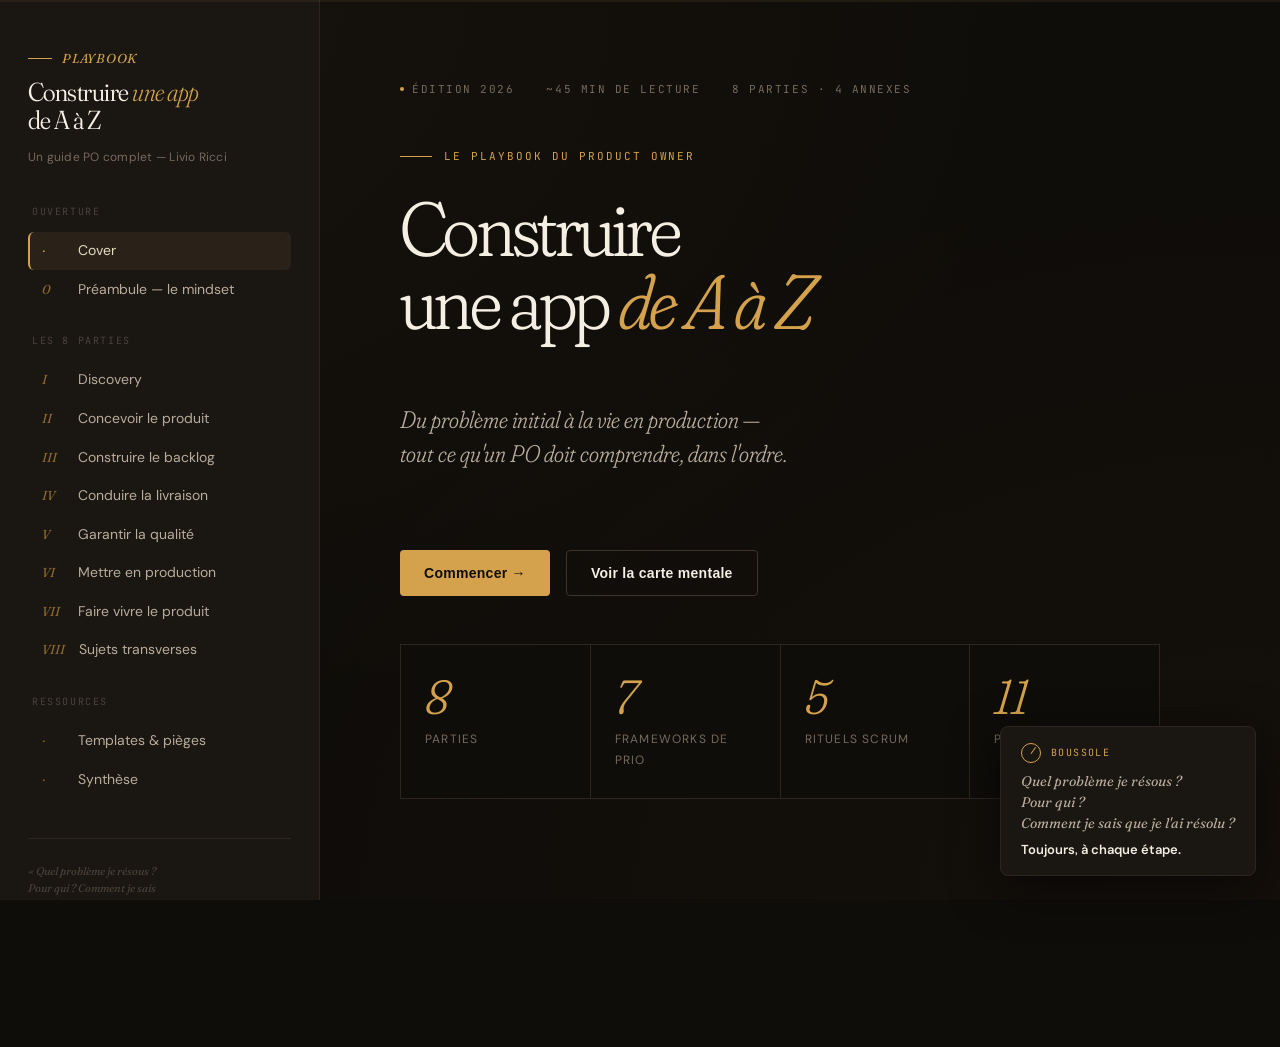
<file: docs/playbook-po.html>
<!DOCTYPE html>
<html lang="fr">
<head>
<meta charset="UTF-8">
<meta name="viewport" content="width=device-width, initial-scale=1.0">
<title>Playbook PO — Construire une app de A à Z</title>
<link rel="preconnect" href="https://fonts.googleapis.com">
<link rel="preconnect" href="https://fonts.gstatic.com" crossorigin>
<link href="https://fonts.googleapis.com/css2?family=Fraunces:ital,opsz,wght,SOFT@0,9..144,300..900,0..100;1,9..144,300..900,0..100&family=DM+Sans:opsz,wght@9..40,300..700&family=JetBrains+Mono:wght@400;600&display=swap" rel="stylesheet">
<style>
:root {
  --bg-deep: #0F0D0A;
  --bg-card: #1A1612;
  --bg-elevated: #221C16;
  --bg-hover: #2A2218;
  --border: #2D2620;
  --border-strong: #3D352B;
  --text-primary: #F4EEE3;
  --text-secondary: #B8AC9B;
  --text-muted: #756A5C;
  --text-faint: #4A4339;
  --accent-amber: #D4A24C;
  --accent-amber-dim: #8C6A2F;
  --accent-rust: #B85C3F;
  --accent-sage: #94A38A;
  --accent-cream: #E8DCC4;
  --accent-blue: #6B8CAE;

  --font-display: 'Fraunces', Georgia, serif;
  --font-body: 'DM Sans', -apple-system, sans-serif;
  --font-mono: 'JetBrains Mono', monospace;

  --shadow-soft: 0 4px 24px rgba(0,0,0,0.4);
  --shadow-deep: 0 12px 48px rgba(0,0,0,0.6);
}

* { margin:0; padding:0; box-sizing:border-box; }

html { scroll-behavior: smooth; }

body {
  background: var(--bg-deep);
  color: var(--text-primary);
  font-family: var(--font-body);
  font-size: 16px;
  line-height: 1.7;
  font-feature-settings: 'kern', 'liga', 'ss01';
  overflow-x: hidden;
  background-image:
    radial-gradient(ellipse at top left, rgba(212,162,76,0.04), transparent 60%),
    radial-gradient(ellipse at bottom right, rgba(184,92,63,0.03), transparent 60%);
  background-attachment: fixed;
}

/* ==== Layout ==== */

.app {
  display: grid;
  grid-template-columns: 320px 1fr;
  min-height: 100vh;
}

@media (max-width: 1024px) {
  .app { grid-template-columns: 1fr; }
  aside { display: none !important; }
}

/* ==== Top progress bar ==== */

.progress-bar {
  position: fixed;
  top: 0;
  left: 0;
  right: 0;
  height: 2px;
  background: rgba(212,162,76,0.08);
  z-index: 100;
}
.progress-bar::after {
  content: '';
  display: block;
  height: 100%;
  width: var(--progress, 0%);
  background: linear-gradient(90deg, var(--accent-amber), var(--accent-rust));
  transition: width 0.2s ease;
}

/* ==== Sidebar ==== */

aside {
  background: var(--bg-card);
  border-right: 1px solid var(--border);
  padding: 40px 28px;
  position: sticky;
  top: 0;
  height: 100vh;
  overflow-y: auto;
  scrollbar-width: thin;
  scrollbar-color: var(--border-strong) transparent;
}

aside::-webkit-scrollbar { width: 4px; }
aside::-webkit-scrollbar-thumb { background: var(--border-strong); border-radius: 2px; }

.brand {
  margin-bottom: 36px;
}

.brand-mark {
  display: inline-flex;
  align-items: center;
  gap: 10px;
  font-family: var(--font-display);
  font-style: italic;
  font-weight: 400;
  font-size: 13px;
  color: var(--accent-amber);
  letter-spacing: 0.06em;
  text-transform: uppercase;
  margin-bottom: 8px;
}

.brand-mark::before {
  content: '';
  width: 24px;
  height: 1px;
  background: var(--accent-amber);
}

.brand-title {
  font-family: var(--font-display);
  font-weight: 350;
  font-size: 26px;
  line-height: 1.1;
  letter-spacing: -0.02em;
  color: var(--text-primary);
  font-variation-settings: 'opsz' 144, 'SOFT' 50;
}

.brand-title em {
  font-style: italic;
  color: var(--accent-amber);
  font-weight: 300;
}

.brand-subtitle {
  font-size: 12px;
  color: var(--text-muted);
  margin-top: 12px;
  letter-spacing: 0.02em;
}

.nav-group {
  margin-bottom: 24px;
}

.nav-label {
  font-family: var(--font-mono);
  font-size: 10px;
  text-transform: uppercase;
  letter-spacing: 0.16em;
  color: var(--text-faint);
  margin-bottom: 12px;
  padding-left: 4px;
}

.nav-item {
  display: flex;
  align-items: baseline;
  gap: 14px;
  padding: 9px 12px;
  border-radius: 6px;
  color: var(--text-secondary);
  text-decoration: none;
  font-size: 14px;
  cursor: pointer;
  transition: all 0.18s ease;
  border-left: 2px solid transparent;
  margin-bottom: 1px;
  background: transparent;
  border-top: none;
  border-right: none;
  border-bottom: none;
  width: 100%;
  text-align: left;
  font-family: var(--font-body);
  line-height: 1.4;
}

.nav-item:hover {
  background: var(--bg-hover);
  color: var(--text-primary);
}

.nav-item.active {
  background: var(--bg-hover);
  color: var(--accent-cream);
  border-left-color: var(--accent-amber);
}

.nav-num {
  font-family: var(--font-display);
  font-style: italic;
  font-size: 13px;
  color: var(--accent-amber-dim);
  min-width: 22px;
  font-weight: 400;
}

.nav-item.active .nav-num {
  color: var(--accent-amber);
}

aside .footer-note {
  margin-top: 40px;
  padding-top: 24px;
  border-top: 1px solid var(--border);
  font-size: 11px;
  color: var(--text-faint);
  font-style: italic;
  font-family: var(--font-display);
  line-height: 1.5;
}

/* ==== Main content ==== */

main {
  padding: 80px 80px 200px 80px;
  max-width: 920px;
  position: relative;
}

@media (max-width: 768px) {
  main { padding: 40px 24px 160px 24px; }
}

.view {
  display: none;
  animation: fadeIn 0.4s ease;
}

.view.active { display: block; }

@keyframes fadeIn {
  from { opacity: 0; transform: translateY(8px); }
  to { opacity: 1; transform: translateY(0); }
}

/* ==== Typography ==== */

.eyebrow {
  display: inline-flex;
  align-items: center;
  gap: 12px;
  font-family: var(--font-mono);
  font-size: 11px;
  text-transform: uppercase;
  letter-spacing: 0.18em;
  color: var(--accent-amber);
  margin-bottom: 28px;
}

.eyebrow::before {
  content: '';
  width: 32px;
  height: 1px;
  background: var(--accent-amber);
}

h1.display {
  font-family: var(--font-display);
  font-weight: 300;
  font-size: clamp(48px, 6vw, 88px);
  line-height: 0.95;
  letter-spacing: -0.035em;
  margin-bottom: 32px;
  font-variation-settings: 'opsz' 144, 'SOFT' 100;
}

h1.display em {
  font-style: italic;
  color: var(--accent-amber);
  font-weight: 300;
}

h2 {
  font-family: var(--font-display);
  font-weight: 350;
  font-size: clamp(34px, 4vw, 52px);
  line-height: 1.05;
  letter-spacing: -0.02em;
  margin: 0 0 24px 0;
  font-variation-settings: 'opsz' 144, 'SOFT' 50;
}

h2 em {
  font-style: italic;
  color: var(--accent-amber);
}

h3 {
  font-family: var(--font-display);
  font-weight: 400;
  font-size: 26px;
  line-height: 1.2;
  letter-spacing: -0.015em;
  margin: 56px 0 20px 0;
  color: var(--text-primary);
}

h3.section-num {
  display: flex;
  align-items: baseline;
  gap: 16px;
}

h3 .num {
  font-style: italic;
  color: var(--accent-amber);
  font-size: 22px;
  font-weight: 300;
}

h4 {
  font-family: var(--font-body);
  font-weight: 600;
  font-size: 16px;
  text-transform: uppercase;
  letter-spacing: 0.08em;
  margin: 36px 0 14px 0;
  color: var(--accent-cream);
}

p {
  margin-bottom: 18px;
  color: var(--text-secondary);
}

.lead {
  font-family: var(--font-display);
  font-size: 22px;
  font-weight: 300;
  line-height: 1.45;
  color: var(--text-primary);
  letter-spacing: -0.01em;
  margin-bottom: 32px;
  font-variation-settings: 'opsz' 144, 'SOFT' 80;
  max-width: 720px;
}

.lead em {
  font-style: italic;
  color: var(--accent-amber);
}

strong {
  color: var(--text-primary);
  font-weight: 600;
}

em {
  font-family: var(--font-display);
  font-style: italic;
  color: var(--accent-cream);
  font-weight: 400;
}

a {
  color: var(--accent-amber);
  text-decoration: none;
  border-bottom: 1px solid transparent;
  transition: border-color 0.2s;
}

a:hover { border-bottom-color: var(--accent-amber); }

ul, ol {
  margin: 0 0 24px 24px;
  color: var(--text-secondary);
}

ul li, ol li {
  margin-bottom: 10px;
  line-height: 1.65;
}

ul li::marker { color: var(--accent-amber-dim); }
ol li::marker { color: var(--accent-amber); font-family: var(--font-display); font-style: italic; }

code {
  font-family: var(--font-mono);
  font-size: 0.88em;
  background: var(--bg-elevated);
  padding: 2px 7px;
  border-radius: 4px;
  color: var(--accent-cream);
  border: 1px solid var(--border);
}

pre {
  background: var(--bg-card);
  border: 1px solid var(--border);
  border-left: 3px solid var(--accent-amber);
  padding: 20px 24px;
  border-radius: 6px;
  margin: 24px 0;
  overflow-x: auto;
  font-size: 13px;
  line-height: 1.6;
}

pre code {
  background: none;
  border: none;
  padding: 0;
  color: var(--text-primary);
}

blockquote {
  border-left: 2px solid var(--accent-amber);
  padding: 8px 0 8px 28px;
  margin: 32px 0;
  font-family: var(--font-display);
  font-style: italic;
  font-size: 22px;
  font-weight: 300;
  line-height: 1.45;
  color: var(--text-primary);
  font-variation-settings: 'opsz' 144, 'SOFT' 80;
}

/* ==== Cover ==== */

.cover {
  min-height: calc(100vh - 160px);
  display: flex;
  flex-direction: column;
  justify-content: center;
  position: relative;
}

.cover-meta {
  display: flex;
  gap: 32px;
  margin-bottom: 48px;
  font-family: var(--font-mono);
  font-size: 11px;
  text-transform: uppercase;
  letter-spacing: 0.14em;
  color: var(--text-muted);
}

.cover-meta span { display: flex; align-items: center; gap: 8px; }
.cover-meta .dot {
  width: 4px; height: 4px;
  background: var(--accent-amber);
  border-radius: 50%;
}

.cover-tagline {
  font-family: var(--font-display);
  font-style: italic;
  font-size: 24px;
  font-weight: 300;
  color: var(--text-secondary);
  margin: 32px 0 56px 0;
  max-width: 600px;
  line-height: 1.4;
  font-variation-settings: 'opsz' 144, 'SOFT' 100;
}

.cover-stats {
  display: grid;
  grid-template-columns: repeat(4, 1fr);
  gap: 1px;
  background: var(--border);
  border: 1px solid var(--border);
  margin: 48px 0;
}

@media (max-width: 768px) {
  .cover-stats { grid-template-columns: repeat(2, 1fr); }
}

.stat {
  background: var(--bg-deep);
  padding: 28px 24px;
}

.stat-num {
  font-family: var(--font-display);
  font-style: italic;
  font-weight: 300;
  font-size: 48px;
  line-height: 1;
  color: var(--accent-amber);
  margin-bottom: 8px;
  font-variation-settings: 'opsz' 144, 'SOFT' 100;
}

.stat-label {
  font-size: 12px;
  color: var(--text-muted);
  text-transform: uppercase;
  letter-spacing: 0.1em;
}

.cta-row {
  display: flex;
  gap: 16px;
  flex-wrap: wrap;
  margin-top: 24px;
}

.cta {
  display: inline-flex;
  align-items: center;
  gap: 12px;
  padding: 14px 24px;
  background: var(--accent-amber);
  color: var(--bg-deep);
  font-weight: 600;
  font-size: 14px;
  border: none;
  border-radius: 4px;
  cursor: pointer;
  transition: all 0.2s;
  text-decoration: none;
  letter-spacing: 0.02em;
}

.cta:hover {
  background: var(--accent-cream);
  transform: translateY(-1px);
}

.cta.ghost {
  background: transparent;
  color: var(--text-primary);
  border: 1px solid var(--border-strong);
}

.cta.ghost:hover {
  background: var(--bg-hover);
  border-color: var(--accent-amber);
  color: var(--accent-amber);
  transform: none;
}

/* ==== Cards ==== */

.cards {
  display: grid;
  gap: 16px;
  margin: 32px 0;
}

.cards.cols-2 { grid-template-columns: repeat(2, 1fr); }
.cards.cols-3 { grid-template-columns: repeat(3, 1fr); }
.cards.cols-4 { grid-template-columns: repeat(4, 1fr); }

@media (max-width: 768px) {
  .cards.cols-2, .cards.cols-3, .cards.cols-4 { grid-template-columns: 1fr; }
}

.card {
  background: var(--bg-card);
  border: 1px solid var(--border);
  border-radius: 8px;
  padding: 24px;
  transition: all 0.2s;
}

.card:hover {
  border-color: var(--border-strong);
  background: var(--bg-elevated);
}

.card-eyebrow {
  font-family: var(--font-mono);
  font-size: 10px;
  text-transform: uppercase;
  letter-spacing: 0.14em;
  color: var(--accent-amber);
  margin-bottom: 8px;
}

.card-title {
  font-family: var(--font-display);
  font-size: 20px;
  font-weight: 400;
  letter-spacing: -0.01em;
  margin-bottom: 8px;
  color: var(--text-primary);
}

.card-text {
  font-size: 14px;
  color: var(--text-secondary);
  line-height: 1.6;
}

/* ==== Tables ==== */

.table-wrap {
  margin: 32px 0;
  overflow-x: auto;
  border: 1px solid var(--border);
  border-radius: 6px;
}

table {
  width: 100%;
  border-collapse: collapse;
  font-size: 14px;
}

th {
  text-align: left;
  font-family: var(--font-mono);
  font-size: 10px;
  text-transform: uppercase;
  letter-spacing: 0.12em;
  color: var(--text-muted);
  font-weight: 500;
  padding: 14px 18px;
  background: var(--bg-card);
  border-bottom: 1px solid var(--border);
}

td {
  padding: 14px 18px;
  border-bottom: 1px solid var(--border);
  color: var(--text-secondary);
  vertical-align: top;
}

tr:last-child td { border-bottom: none; }

tr:hover td { background: var(--bg-card); }

td strong { color: var(--text-primary); }

/* ==== Callout ==== */

.callout {
  background: linear-gradient(135deg, rgba(212,162,76,0.06), transparent);
  border: 1px solid var(--border);
  border-left: 3px solid var(--accent-amber);
  border-radius: 4px;
  padding: 24px 28px;
  margin: 32px 0;
  position: relative;
}

.callout-label {
  font-family: var(--font-mono);
  font-size: 10px;
  text-transform: uppercase;
  letter-spacing: 0.14em;
  color: var(--accent-amber);
  margin-bottom: 8px;
}

.callout p:last-child { margin-bottom: 0; }

.callout.warn { border-left-color: var(--accent-rust); }
.callout.warn .callout-label { color: var(--accent-rust); }

.callout.tip { border-left-color: var(--accent-sage); }
.callout.tip .callout-label { color: var(--accent-sage); }

/* ==== Boussole (floating reminder) ==== */

.boussole {
  position: fixed;
  bottom: 24px;
  right: 24px;
  background: var(--bg-card);
  border: 1px solid var(--border);
  border-radius: 8px;
  padding: 16px 20px;
  max-width: 320px;
  box-shadow: var(--shadow-deep);
  z-index: 50;
  cursor: pointer;
  transition: all 0.3s;
  font-size: 13px;
}

.boussole:hover {
  border-color: var(--accent-amber);
  transform: translateY(-2px);
}

.boussole-header {
  display: flex;
  align-items: center;
  gap: 10px;
  margin-bottom: 8px;
}

.boussole-icon {
  width: 20px; height: 20px;
  border: 1px solid var(--accent-amber);
  border-radius: 50%;
  position: relative;
}

.boussole-icon::after {
  content: '';
  position: absolute;
  top: 50%; left: 50%;
  width: 1px; height: 8px;
  background: var(--accent-amber);
  transform: translate(-50%, -90%) rotate(35deg);
  transform-origin: bottom;
}

.boussole-label {
  font-family: var(--font-mono);
  font-size: 10px;
  text-transform: uppercase;
  letter-spacing: 0.14em;
  color: var(--accent-amber);
}

.boussole-content {
  font-family: var(--font-display);
  font-style: italic;
  font-size: 14px;
  color: var(--text-secondary);
  line-height: 1.5;
}

.boussole-content strong {
  display: block;
  color: var(--text-primary);
  font-style: normal;
  font-family: var(--font-body);
  font-size: 13px;
  margin-top: 6px;
}

@media (max-width: 768px) {
  .boussole { display: none; }
}

/* ==== INVEST flip cards ==== */

.invest-grid {
  display: grid;
  grid-template-columns: repeat(6, 1fr);
  gap: 8px;
  margin: 32px 0;
}

@media (max-width: 768px) {
  .invest-grid { grid-template-columns: repeat(3, 1fr); }
}

.invest-card {
  perspective: 1000px;
  height: 160px;
  cursor: pointer;
}

.invest-inner {
  position: relative;
  width: 100%; height: 100%;
  transition: transform 0.6s cubic-bezier(0.4, 0, 0.2, 1);
  transform-style: preserve-3d;
}

.invest-card.flipped .invest-inner { transform: rotateY(180deg); }

.invest-face {
  position: absolute;
  width: 100%; height: 100%;
  backface-visibility: hidden;
  border: 1px solid var(--border);
  border-radius: 6px;
  display: flex;
  flex-direction: column;
  justify-content: center;
  align-items: center;
  padding: 16px;
  text-align: center;
  background: var(--bg-card);
}

.invest-face.back {
  transform: rotateY(180deg);
  background: var(--bg-elevated);
  border-color: var(--accent-amber-dim);
}

.invest-letter {
  font-family: var(--font-display);
  font-style: italic;
  font-size: 56px;
  font-weight: 300;
  color: var(--accent-amber);
  line-height: 1;
  font-variation-settings: 'opsz' 144, 'SOFT' 100;
}

.invest-name {
  font-size: 11px;
  text-transform: uppercase;
  letter-spacing: 0.1em;
  color: var(--text-muted);
  margin-top: 6px;
}

.invest-back-title {
  font-family: var(--font-display);
  font-size: 18px;
  font-weight: 400;
  color: var(--accent-cream);
  margin-bottom: 8px;
}

.invest-back-text {
  font-size: 12px;
  color: var(--text-secondary);
  line-height: 1.5;
}

/* ==== Test pyramid SVG ==== */

.test-pyramid {
  display: flex;
  justify-content: center;
  margin: 40px 0;
}

.test-pyramid svg { max-width: 100%; height: auto; }

/* ==== AARRR funnel ==== */

.aarrr {
  margin: 40px 0;
}

.aarrr-row {
  display: grid;
  grid-template-columns: 60px 1fr 1fr 200px;
  gap: 16px;
  align-items: center;
  padding: 16px;
  border-bottom: 1px solid var(--border);
  transition: background 0.2s;
}

.aarrr-row:hover { background: var(--bg-card); }
.aarrr-row:last-child { border-bottom: none; }

@media (max-width: 768px) {
  .aarrr-row { grid-template-columns: 50px 1fr; gap: 8px; }
  .aarrr-row > div:nth-child(3),
  .aarrr-row > div:nth-child(4) { display: none; }
}

.aarrr-letter {
  font-family: var(--font-display);
  font-style: italic;
  font-size: 36px;
  font-weight: 300;
  color: var(--accent-amber);
  text-align: center;
  font-variation-settings: 'opsz' 144, 'SOFT' 100;
}

.aarrr-step {
  font-family: var(--font-display);
  font-size: 18px;
  color: var(--text-primary);
}

.aarrr-question {
  font-size: 13px;
  color: var(--text-secondary);
  font-style: italic;
}

.aarrr-example {
  font-family: var(--font-mono);
  font-size: 11px;
  color: var(--accent-cream);
  background: var(--bg-card);
  padding: 6px 10px;
  border-radius: 3px;
  border: 1px solid var(--border);
}

/* ==== RICE Calculator ==== */

.rice-calc {
  background: var(--bg-card);
  border: 1px solid var(--border);
  border-radius: 8px;
  padding: 28px;
  margin: 32px 0;
}

.rice-calc-title {
  font-family: var(--font-display);
  font-size: 20px;
  margin-bottom: 6px;
}

.rice-calc-sub {
  font-size: 12px;
  color: var(--text-muted);
  margin-bottom: 24px;
}

.rice-grid {
  display: grid;
  grid-template-columns: repeat(2, 1fr);
  gap: 24px;
  margin-bottom: 28px;
}

@media (max-width: 768px) {
  .rice-grid { grid-template-columns: 1fr; }
}

.rice-field label {
  display: flex;
  justify-content: space-between;
  align-items: baseline;
  font-size: 12px;
  text-transform: uppercase;
  letter-spacing: 0.1em;
  color: var(--text-muted);
  margin-bottom: 8px;
}

.rice-field label span {
  font-family: var(--font-display);
  font-style: italic;
  font-size: 18px;
  color: var(--accent-amber);
  letter-spacing: 0;
  text-transform: none;
}

input[type=range] {
  width: 100%;
  -webkit-appearance: none;
  appearance: none;
  height: 4px;
  background: var(--border);
  border-radius: 2px;
  outline: none;
}

input[type=range]::-webkit-slider-thumb {
  -webkit-appearance: none;
  appearance: none;
  width: 16px; height: 16px;
  border-radius: 50%;
  background: var(--accent-amber);
  cursor: pointer;
  border: 2px solid var(--bg-deep);
  box-shadow: 0 0 0 1px var(--accent-amber);
}

input[type=range]::-moz-range-thumb {
  width: 16px; height: 16px;
  border-radius: 50%;
  background: var(--accent-amber);
  cursor: pointer;
  border: 2px solid var(--bg-deep);
  box-shadow: 0 0 0 1px var(--accent-amber);
}

.rice-result {
  display: flex;
  justify-content: space-between;
  align-items: baseline;
  padding-top: 24px;
  border-top: 1px solid var(--border);
}

.rice-result-label {
  font-family: var(--font-mono);
  font-size: 11px;
  text-transform: uppercase;
  letter-spacing: 0.14em;
  color: var(--text-muted);
}

.rice-score {
  font-family: var(--font-display);
  font-style: italic;
  font-size: 56px;
  font-weight: 300;
  color: var(--accent-amber);
  line-height: 1;
  font-variation-settings: 'opsz' 144, 'SOFT' 100;
}

.rice-formula {
  font-family: var(--font-mono);
  font-size: 12px;
  color: var(--text-muted);
  margin-top: 8px;
}

/* ==== DoR/DoD checkboxes ==== */

.checklist {
  background: var(--bg-card);
  border: 1px solid var(--border);
  border-radius: 8px;
  padding: 24px 28px;
  margin: 24px 0;
}

.checklist-title {
  font-family: var(--font-display);
  font-size: 22px;
  margin-bottom: 6px;
}

.checklist-sub {
  font-size: 13px;
  color: var(--text-muted);
  margin-bottom: 20px;
}

.check-item {
  display: flex;
  align-items: flex-start;
  gap: 12px;
  padding: 8px 0;
  cursor: pointer;
  user-select: none;
  font-size: 14px;
  color: var(--text-secondary);
  transition: color 0.2s;
}

.check-item:hover { color: var(--text-primary); }

.check-box {
  flex-shrink: 0;
  width: 18px; height: 18px;
  border: 1px solid var(--border-strong);
  border-radius: 3px;
  margin-top: 2px;
  position: relative;
  transition: all 0.2s;
}

.check-item.checked .check-box {
  background: var(--accent-amber);
  border-color: var(--accent-amber);
}

.check-item.checked .check-box::after {
  content: '';
  position: absolute;
  left: 5px; top: 1px;
  width: 5px; height: 10px;
  border: solid var(--bg-deep);
  border-width: 0 2px 2px 0;
  transform: rotate(45deg);
}

.check-item.checked { color: var(--text-muted); text-decoration: line-through; }

.checklist-progress {
  margin-top: 18px;
  padding-top: 16px;
  border-top: 1px solid var(--border);
  display: flex;
  justify-content: space-between;
  align-items: center;
  font-family: var(--font-mono);
  font-size: 11px;
  text-transform: uppercase;
  letter-spacing: 0.14em;
  color: var(--text-muted);
}

.checklist-progress strong { color: var(--accent-amber); font-weight: 600; }

/* ==== Pirate metrics, mental map ==== */

.mental-map {
  margin: 60px 0;
  background: var(--bg-card);
  border: 1px solid var(--border);
  border-radius: 8px;
  padding: 40px;
}

@media (max-width: 768px) {
  .mental-map { padding: 24px; }
}

.mental-map svg { width: 100%; height: auto; }

/* ==== Pull quote ==== */

.pull {
  margin: 48px 0;
  padding: 0 0 0 32px;
  border-left: 1px solid var(--accent-amber);
  font-family: var(--font-display);
  font-style: italic;
  font-size: 28px;
  font-weight: 300;
  line-height: 1.35;
  color: var(--text-primary);
  letter-spacing: -0.01em;
  font-variation-settings: 'opsz' 144, 'SOFT' 100;
  max-width: 760px;
}

.pull cite {
  display: block;
  margin-top: 18px;
  font-style: normal;
  font-size: 12px;
  text-transform: uppercase;
  letter-spacing: 0.12em;
  color: var(--text-muted);
  font-family: var(--font-body);
  font-weight: 500;
}

/* ==== Section divider ==== */

.divider {
  margin: 80px 0;
  text-align: center;
  position: relative;
}

.divider::before {
  content: '';
  position: absolute;
  top: 50%; left: 0; right: 0;
  height: 1px;
  background: var(--border);
}

.divider-mark {
  position: relative;
  display: inline-block;
  background: var(--bg-deep);
  padding: 0 24px;
  font-family: var(--font-display);
  font-style: italic;
  font-size: 24px;
  color: var(--accent-amber);
}

/* ==== Anchor nav inside parts ==== */

.part-nav {
  position: sticky;
  top: 0;
  background: var(--bg-deep);
  padding: 16px 0;
  margin: 0 -8px 32px -8px;
  z-index: 10;
  border-bottom: 1px solid var(--border);
  display: flex;
  flex-wrap: wrap;
  gap: 4px;
}

.part-nav a {
  font-family: var(--font-mono);
  font-size: 11px;
  text-transform: uppercase;
  letter-spacing: 0.1em;
  color: var(--text-muted);
  padding: 6px 12px;
  border-radius: 3px;
  border-bottom: none;
}

.part-nav a:hover {
  color: var(--accent-amber);
  background: var(--bg-card);
}

/* ==== Part header ==== */

.part-header {
  margin-bottom: 60px;
  padding-bottom: 40px;
  border-bottom: 1px solid var(--border);
}

.part-num {
  font-family: var(--font-display);
  font-style: italic;
  font-weight: 300;
  font-size: 96px;
  line-height: 1;
  color: var(--accent-amber);
  letter-spacing: -0.03em;
  font-variation-settings: 'opsz' 144, 'SOFT' 100;
  margin-bottom: 12px;
}

@media (max-width: 768px) {
  .part-num { font-size: 64px; }
}

.part-eyebrow {
  font-family: var(--font-mono);
  font-size: 11px;
  text-transform: uppercase;
  letter-spacing: 0.18em;
  color: var(--text-muted);
  margin-bottom: 16px;
}

/* ==== KPI / number callouts ==== */

.numbers-row {
  display: grid;
  grid-template-columns: repeat(3, 1fr);
  gap: 24px;
  margin: 32px 0;
}

@media (max-width: 768px) {
  .numbers-row { grid-template-columns: 1fr; }
}

.number-block {
  text-align: center;
  padding: 24px;
  border: 1px solid var(--border);
  border-radius: 6px;
  background: var(--bg-card);
}

.big-num {
  font-family: var(--font-display);
  font-style: italic;
  font-weight: 300;
  font-size: 56px;
  color: var(--accent-amber);
  line-height: 1;
  font-variation-settings: 'opsz' 144, 'SOFT' 100;
}

.big-label {
  font-size: 12px;
  text-transform: uppercase;
  letter-spacing: 0.1em;
  color: var(--text-muted);
  margin-top: 12px;
}

/* ==== Trap list ==== */

.traps-list {
  counter-reset: trap-counter;
  list-style: none;
  margin-left: 0;
}

.traps-list li {
  counter-increment: trap-counter;
  padding: 18px 0 18px 56px;
  border-bottom: 1px solid var(--border);
  position: relative;
}

.traps-list li::before {
  content: counter(trap-counter, decimal-leading-zero);
  position: absolute;
  left: 0;
  top: 18px;
  font-family: var(--font-display);
  font-style: italic;
  font-size: 24px;
  color: var(--accent-amber);
  font-weight: 300;
}

.traps-list li strong {
  display: block;
  font-size: 16px;
  margin-bottom: 4px;
  color: var(--text-primary);
}

.traps-list li {
  font-size: 14px;
  color: var(--text-secondary);
}

/* ==== Mobile menu toggle ==== */

.mobile-toggle {
  display: none;
  position: fixed;
  top: 16px;
  right: 16px;
  z-index: 200;
  background: var(--bg-card);
  border: 1px solid var(--border);
  color: var(--text-primary);
  padding: 10px 14px;
  border-radius: 6px;
  cursor: pointer;
  font-family: var(--font-mono);
  font-size: 11px;
  text-transform: uppercase;
  letter-spacing: 0.1em;
}

@media (max-width: 1024px) {
  .mobile-toggle { display: block; }
  aside.mobile-open {
    display: block !important;
    position: fixed;
    top: 0; left: 0; bottom: 0;
    width: 320px;
    z-index: 150;
    box-shadow: var(--shadow-deep);
  }
}

/* ==== Scroll back-to-top ==== */

.scroll-top {
  position: fixed;
  bottom: 24px; left: 24px;
  background: var(--bg-card);
  border: 1px solid var(--border);
  width: 40px; height: 40px;
  border-radius: 50%;
  display: flex;
  align-items: center;
  justify-content: center;
  color: var(--accent-amber);
  cursor: pointer;
  font-size: 18px;
  opacity: 0;
  pointer-events: none;
  transition: all 0.3s;
  z-index: 50;
}

.scroll-top.visible {
  opacity: 1;
  pointer-events: auto;
}

.scroll-top:hover {
  border-color: var(--accent-amber);
  transform: translateY(-2px);
}

/* ==== Misc ==== */

hr.thin {
  border: none;
  border-top: 1px solid var(--border);
  margin: 32px 0;
}

.tag {
  display: inline-block;
  font-family: var(--font-mono);
  font-size: 10px;
  text-transform: uppercase;
  letter-spacing: 0.12em;
  padding: 3px 9px;
  border-radius: 3px;
  background: var(--bg-elevated);
  color: var(--accent-amber);
  border: 1px solid var(--border);
  margin-right: 6px;
}

.tag.warn { color: var(--accent-rust); border-color: rgba(184,92,63,0.3); }
.tag.ok { color: var(--accent-sage); border-color: rgba(148,163,138,0.3); }

</style>
</head>
<body>

<div class="progress-bar" id="progressBar"></div>
<button class="mobile-toggle" id="mobileToggle">Menu</button>

<div class="app">

  <aside id="sidebar">
    <div class="brand">
      <div class="brand-mark">Playbook</div>
      <div class="brand-title">Construire <em>une app</em><br>de A à Z</div>
      <div class="brand-subtitle">Un guide PO complet — Livio Ricci</div>
    </div>

    <div class="nav-group">
      <div class="nav-label">Ouverture</div>
      <button class="nav-item active" data-target="cover"><span class="nav-num">·</span> Cover</button>
      <button class="nav-item" data-target="preambule"><span class="nav-num">0</span> Préambule — le mindset</button>
    </div>

    <div class="nav-group">
      <div class="nav-label">Les 8 parties</div>
      <button class="nav-item" data-target="partie1"><span class="nav-num">I</span> Discovery</button>
      <button class="nav-item" data-target="partie2"><span class="nav-num">II</span> Concevoir le produit</button>
      <button class="nav-item" data-target="partie3"><span class="nav-num">III</span> Construire le backlog</button>
      <button class="nav-item" data-target="partie4"><span class="nav-num">IV</span> Conduire la livraison</button>
      <button class="nav-item" data-target="partie5"><span class="nav-num">V</span> Garantir la qualité</button>
      <button class="nav-item" data-target="partie6"><span class="nav-num">VI</span> Mettre en production</button>
      <button class="nav-item" data-target="partie7"><span class="nav-num">VII</span> Faire vivre le produit</button>
      <button class="nav-item" data-target="partie8"><span class="nav-num">VIII</span> Sujets transverses</button>
    </div>

    <div class="nav-group">
      <div class="nav-label">Ressources</div>
      <button class="nav-item" data-target="annexes"><span class="nav-num">·</span> Templates &amp; pièges</button>
      <button class="nav-item" data-target="synthese"><span class="nav-num">·</span> Synthèse</button>
    </div>

    <div class="footer-note">
      « Quel problème je résous ?<br>
      Pour qui ? Comment je sais<br>
      que je l'ai résolu ? »
    </div>
  </aside>

  <main id="main">

    <!-- ====== COVER ====== -->
    <section class="view active" id="cover">
      <div class="cover">
        <div class="cover-meta">
          <span><span class="dot"></span>Édition 2026</span>
          <span>~45 min de lecture</span>
          <span>8 parties · 4 annexes</span>
        </div>

        <div class="eyebrow">Le playbook du Product Owner</div>

        <h1 class="display">Construire<br>une app <em>de A&nbsp;à&nbsp;Z</em></h1>

        <p class="cover-tagline">
          Du problème initial à la vie en production —<br>
          tout ce qu'un PO doit comprendre, dans l'ordre.
        </p>

        <div class="cta-row">
          <button class="cta" data-target="preambule">Commencer →</button>
          <button class="cta ghost" data-target="synthese">Voir la carte mentale</button>
        </div>

        <div class="cover-stats">
          <div class="stat">
            <div class="stat-num">8</div>
            <div class="stat-label">Parties</div>
          </div>
          <div class="stat">
            <div class="stat-num">7</div>
            <div class="stat-label">Frameworks de prio</div>
          </div>
          <div class="stat">
            <div class="stat-num">5</div>
            <div class="stat-label">Rituels Scrum</div>
          </div>
          <div class="stat">
            <div class="stat-num">11</div>
            <div class="stat-label">Pièges à éviter</div>
          </div>
        </div>
      </div>
    </section>

    <!-- ====== PRÉAMBULE ====== -->
    <section class="view" id="preambule">
      <div class="part-header">
        <div class="part-eyebrow">Préambule</div>
        <div class="part-num">00</div>
        <h2>Le <em>mindset</em> PO</h2>
      </div>

      <p class="lead">
        Tu n'es pas un chef de projet. Tu n'es pas un proxy client. Tu es un <em>traducteur</em> entre trois langues : celle des utilisateurs, celle de la direction, celle de l'équipe. Ton boulot : qu'aucune ne se perde dans la traduction.
      </p>

      <h3>Ce que tu vends, ce que tu n'es pas</h3>
      <p>Un chef de projet livre un périmètre dans un délai et un budget. Toi, tu livres <strong>de la valeur</strong>. C'est une nuance énorme : un projet "réussi" peut être un produit raté si la valeur n'est pas au rendez-vous.</p>

      <h3>Les trois leviers que tu actionnes en permanence</h3>
      <div class="cards cols-3">
        <div class="card">
          <div class="card-eyebrow">Levier 01</div>
          <div class="card-title">Quoi</div>
          <div class="card-text">Quelles fonctionnalités, dans quel ordre, à quel niveau de qualité.</div>
        </div>
        <div class="card">
          <div class="card-eyebrow">Levier 02</div>
          <div class="card-title">Pour qui</div>
          <div class="card-text">Les utilisateurs cibles, les personas, les segments.</div>
        </div>
        <div class="card">
          <div class="card-eyebrow">Levier 03</div>
          <div class="card-title">Pourquoi</div>
          <div class="card-text">La valeur attendue, les indicateurs de succès.</div>
        </div>
      </div>
      <p>Tu ne pilotes <strong>jamais</strong> ni le « comment » (c'est le dev) ni le « comment ça doit être beau / utilisable » (c'est le designer). Si tu débordes sur leur terrain, tu casses leur autonomie et tu n'as plus le temps de faire ton job.</p>

      <div class="callout warn">
        <div class="callout-label">Le piège fondateur</div>
        <p>Confondre <strong>livrer des fonctionnalités</strong> et <strong>résoudre un problème</strong>. Une feature peut être livrée à temps, parfaitement codée, et n'apporter aucune valeur. C'est un échec, même si personne ne le dit.</p>
      </div>

      <blockquote>
        Boussole permanente :<br>
        « Quel est le problème que je résous ? Pour qui ? Comment je sais que je l'ai résolu ? »
      </blockquote>
    </section>

    <!-- ====== PARTIE 1 - DISCOVERY ====== -->
    <section class="view" id="partie1">
      <div class="part-header">
        <div class="part-eyebrow">Partie I — La phase la plus négligée et la plus critique</div>
        <div class="part-num">I</div>
        <h2><em>Discovery</em><br>avant d'écrire la première ligne</h2>
      </div>

      <p class="lead">Investir 2 semaines ici peut sauver 6 mois plus tard. Comprendre, cadrer, contraindre — avant de coder.</p>

      <h3 class="section-num"><span class="num">1.1</span> Comprendre le problème</h3>
      <p>Avant de penser solution, tu écris un <strong>problem statement</strong> en une phrase :</p>
      <pre><code>« [Persona] n'arrive pas à [action]
parce que [obstacle],
ce qui entraîne [conséquence]. »</code></pre>
      <p>Si tu ne sais pas l'écrire, tu n'as pas encore le droit de coder.</p>

      <h4>La technique des 5 pourquoi</h4>
      <p>Demande "pourquoi ?" cinq fois de suite à un besoin exprimé. Tu remontes du symptôme à la cause racine.</p>
      <div class="callout tip">
        <div class="callout-label">Exemple</div>
        <p>« Je veux un bouton CSV. » → Pour récupérer mes données. → Pour les retraiter dans Excel. → Pour faire un graphique. → Pour un comité direction. → <strong>Pour suivre l'avancement.</strong></p>
        <p>Le vrai besoin n'est pas un bouton CSV : c'est un <em>dashboard direction</em>. Économie : des dizaines de tickets futurs.</p>
      </div>

      <h3 class="section-num"><span class="num">1.2</span> Cartographier les parties prenantes</h3>
      <div class="table-wrap">
        <table>
          <thead>
            <tr><th></th><th>Faible influence</th><th>Forte influence</th></tr>
          </thead>
          <tbody>
            <tr><td><strong>Faible intérêt</strong></td><td>Ignorer (poliment)</td><td>Tenir informé</td></tr>
            <tr><td><strong>Fort intérêt</strong></td><td>Tenir consulté</td><td><strong>Manager activement</strong></td></tr>
          </tbody>
        </table>
      </div>
      <p>Pour chaque partie prenante en quadrant haut-droit : qu'attend-elle ? Quel est <em>son</em> critère de réussite ? Quelle est sa peur cachée (perdre du contrôle, du budget, du prestige) ?</p>

      <h3 class="section-num"><span class="num">1.3</span> Définir la vision</h3>
      <p>La vision tient en <strong>un paragraphe</strong> (template Geoffrey Moore). Si tu ne tiens pas en un paragraphe, ta vision est floue.</p>
      <pre><code>Pour [utilisateurs cibles]
Qui [problème ou opportunité]
Notre produit [nom]
Est [catégorie]
Qui [bénéfice clé]
Contrairement à [alternative actuelle]
Notre produit [différenciateur].</code></pre>

      <h3 class="section-num"><span class="num">1.4</span> Définir les objectifs (OKR)</h3>
      <p><strong>Objective</strong> : qualitatif, ambitieux, inspirant. <strong>Key Results</strong> : 2 à 4 résultats mesurables qui prouvent que l'objective est atteint.</p>
      <div class="callout">
        <div class="callout-label">Exemple — Atelier PO</div>
        <p><strong>Objective :</strong> Devenir 3× plus rapide à produire des US livrables.</p>
        <p><strong>KR1 :</strong> Réduire le temps capture-à-export de 20 min → 7 min.<br>
        <strong>KR2 :</strong> 90 % d'US exportées sans retouche post-export.<br>
        <strong>KR3 :</strong> 100 % des US couvertes par les facettes obligatoires.</p>
      </div>
      <p>Une bonne KR a un <strong>chiffre</strong> et une <strong>direction</strong>. « Améliorer la qualité » n'est pas une KR.</p>

      <h3 class="section-num"><span class="num">1.5</span> Étudier les utilisateurs</h3>
      <p>Même pour un produit interne, tu fais des <strong>interviews utilisateurs</strong>. Au moins 5. Ouvertes, pas dirigées.</p>
      <ul>
        <li>Tu écoutes 80 %, tu parles 20 %.</li>
        <li>Tu poses des questions sur le <em>passé</em> (« La dernière fois que… raconte-moi »), pas sur le futur (« Tu utiliserais ça ? »). Les gens mentent involontairement sur le futur.</li>
        <li>Tu cherches les <em>émotions</em> (frustration, fierté, inquiétude). C'est là que sont les vrais besoins.</li>
      </ul>

      <h3 class="section-num"><span class="num">1.6</span> Étudier la concurrence</h3>
      <p>Pas pour copier, pour comprendre les <strong>conventions</strong> (l'utilisateur arrivera avec ces attentes), les <strong>angles morts</strong> (ce que personne ne fait bien, ta différenciation potentielle), et les <strong>pièges</strong> (ce que tout le monde a essayé et abandonné).</p>

      <h3 class="section-num"><span class="num">1.7</span> Identifier les contraintes</h3>
      <div class="cards cols-2">
        <div class="card"><div class="card-eyebrow">Tech</div><div class="card-title">Stack imposée ?</div><div class="card-text">Intégrations, performances, hébergement souverain.</div></div>
        <div class="card"><div class="card-eyebrow">Légales</div><div class="card-title">RGPD &amp; RGAA</div><div class="card-text">Marchés publics, archivage, droit à l'oubli.</div></div>
        <div class="card"><div class="card-eyebrow">Budget / temps</div><div class="card-title">Deadline absolue ?</div><div class="card-text">Plafond budgétaire, fenêtre de release.</div></div>
        <div class="card"><div class="card-eyebrow">Politiques</div><div class="card-title">Qui peut bloquer ?</div><div class="card-text">Quel arbitrage est attendu en haut.</div></div>
      </div>

      <h3 class="section-num"><span class="num">1.8</span> Définir le scope (in / out)</h3>
      <p>Tu écris <strong>explicitement</strong> ce qui est dans le scope <em>et</em> ce qui n'y est pas. Le « out of scope » est aussi important que le « in » : c'est ton bouclier contre le scope creep.</p>
    </section>

    <!-- ====== PARTIE 2 - CONCEVOIR ====== -->
    <section class="view" id="partie2">
      <div class="part-header">
        <div class="part-eyebrow">Partie II — Du problème à la maquette validée</div>
        <div class="part-num">II</div>
        <h2>Concevoir<br>le <em>produit</em></h2>
      </div>

      <h3 class="section-num"><span class="num">2.1</span> Définir le MVP (et ses cousins)</h3>

      <div class="cards cols-3">
        <div class="card">
          <div class="card-eyebrow">MVP</div>
          <div class="card-title">Minimum Viable</div>
          <div class="card-text">La plus petite version qui résout vraiment le problème pour un utilisateur réel. Pas un proto.</div>
        </div>
        <div class="card">
          <div class="card-eyebrow">MMP</div>
          <div class="card-title">Minimum Marketable</div>
          <div class="card-text">La plus petite version qu'on ose présenter au marché.</div>
        </div>
        <div class="card">
          <div class="card-eyebrow">MLP</div>
          <div class="card-title">Minimum Lovable</div>
          <div class="card-text">La plus petite version dont les utilisateurs <em>tombent amoureux</em>. Souvent le bon objectif.</div>
        </div>
      </div>

      <div class="callout tip">
        <div class="callout-label">Métaphore de la planche à roulettes</div>
        <p><span class="tag warn">Mauvais MVP</span> roue → essieu → châssis → voiture.</p>
        <p><span class="tag ok">Bon MVP</span> skate → trottinette → vélo → voiture.</p>
        <p>À chaque étape, l'utilisateur peut <strong>avancer</strong>. C'est ça, livrer de la valeur incrémentalement.</p>
      </div>

      <h3 class="section-num"><span class="num">2.2</span> Construire l'expérience utilisateur</h3>
      <p>Territoire du designer, mais tu participes activement.</p>
      <h4>Outils UX que tu manipules</h4>
      <div class="table-wrap">
        <table>
          <thead><tr><th>Outil</th><th>Description</th></tr></thead>
          <tbody>
            <tr><td><strong>User journey</strong></td><td>Le parcours d'un utilisateur, étape par étape, avec ses émotions.</td></tr>
            <tr><td><strong>Wireframes</strong></td><td>Maquettes basse fidélité (papier ou Figma) — la structure, pas le visuel.</td></tr>
            <tr><td><strong>Mockups</strong></td><td>Maquettes haute fidélité (look final).</td></tr>
            <tr><td><strong>Prototypes</strong></td><td>Maquettes cliquables, testables.</td></tr>
            <tr><td><strong>Information architecture</strong></td><td>Carte des écrans et de leurs liens.</td></tr>
          </tbody>
        </table>
      </div>

      <div class="pull">
        Ne jamais lancer un dev sans avoir un design validé par au moins un utilisateur réel.<br>Coût d'un test de couloir : 1&nbsp;h. Coût d'un dev refait : des semaines.
        <cite>Règle d'or</cite>
      </div>

      <h3 class="section-num"><span class="num">2.3</span> Choisir la stack technique</h3>
      <p>Décision du dev, mais tu donnes les contraintes : performance, volumétrie, intégrations, budget, skills disponibles.</p>
      <h4>Architecture Decision Records (ADR)</h4>
      <p>Pour chaque grande décision technique, un ADR (1 page) : <strong>contexte / options / décision / conséquences</strong>. Tu valides ou challenges, mais surtout tu <em>archives</em>. Dans 18 mois, tu sauras pourquoi le choix a été fait.</p>

      <h3 class="section-num"><span class="num">2.4</span> Non-Functional Requirements (NFR)</h3>
      <p>Trop souvent oubliées. Tu les listes <strong>dès le cadrage</strong> parce qu'elles influencent la stack.</p>
      <div class="cards cols-3">
        <div class="card"><div class="card-title">Performance</div><div class="card-text">Temps de chargement &lt; 2 s, p99 &lt; 5 s.</div></div>
        <div class="card"><div class="card-title">Disponibilité</div><div class="card-text">SLA 99,5 %, RTO &lt; 1 h, RPO &lt; 24 h.</div></div>
        <div class="card"><div class="card-title">Sécurité</div><div class="card-text">Auth, TLS, chiffrement, audit logs.</div></div>
        <div class="card"><div class="card-title">Accessibilité</div><div class="card-text">RGAA niveau AA (FTV).</div></div>
        <div class="card"><div class="card-title">Compatibilité</div><div class="card-text">Navigateurs, devices.</div></div>
        <div class="card"><div class="card-title">Scalabilité</div><div class="card-text">Charge max, comportement en pic.</div></div>
        <div class="card"><div class="card-title">Observabilité</div><div class="card-text">Logs structurés, métriques, alertes.</div></div>
        <div class="card"><div class="card-title">Maintenabilité</div><div class="card-text">Tests, doc, conventions.</div></div>
        <div class="card"><div class="card-title">Conformité</div><div class="card-text">RGPD, archivage, droit à l'oubli.</div></div>
      </div>
    </section>

    <!-- ====== PARTIE 3 - BACKLOG ====== -->
    <section class="view" id="partie3">
      <div class="part-header">
        <div class="part-eyebrow">Partie III — L'art de la US livrable</div>
        <div class="part-num">III</div>
        <h2>Construire<br>le <em>backlog</em></h2>
      </div>

      <h3 class="section-num"><span class="num">3.1</span> L'anatomie d'une user story</h3>
      <p>Format <strong>Connextra</strong> :</p>
      <blockquote>En tant que [persona], je veux [action], afin de [bénéfice].</blockquote>

      <h4>Les 6 critères INVEST <span style="font-size:11px;color:var(--text-muted);font-weight:400;letter-spacing:0.1em;">— clique pour révéler</span></h4>

      <div class="invest-grid" id="investGrid">
        <div class="invest-card" data-name="Independent" data-text="Peut être livrée seule, sans dépendre d'une autre US.">
          <div class="invest-inner">
            <div class="invest-face front">
              <div class="invest-letter">I</div>
              <div class="invest-name">Independent</div>
            </div>
            <div class="invest-face back">
              <div class="invest-back-title">Independent</div>
              <div class="invest-back-text">Peut être livrée seule, sans dépendre d'une autre US.</div>
            </div>
          </div>
        </div>
        <div class="invest-card">
          <div class="invest-inner">
            <div class="invest-face front">
              <div class="invest-letter">N</div>
              <div class="invest-name">Negotiable</div>
            </div>
            <div class="invest-face back">
              <div class="invest-back-title">Negotiable</div>
              <div class="invest-back-text">Le détail est négociable jusqu'au refinement. Pas un contrat figé.</div>
            </div>
          </div>
        </div>
        <div class="invest-card">
          <div class="invest-inner">
            <div class="invest-face front">
              <div class="invest-letter">V</div>
              <div class="invest-name">Valuable</div>
            </div>
            <div class="invest-face back">
              <div class="invest-back-title">Valuable</div>
              <div class="invest-back-text">Apporte de la valeur à un utilisateur ou au business.</div>
            </div>
          </div>
        </div>
        <div class="invest-card">
          <div class="invest-inner">
            <div class="invest-face front">
              <div class="invest-letter">E</div>
              <div class="invest-name">Estimable</div>
            </div>
            <div class="invest-face back">
              <div class="invest-back-title">Estimable</div>
              <div class="invest-back-text">L'équipe peut estimer la charge. Sinon : trop floue, à raffiner.</div>
            </div>
          </div>
        </div>
        <div class="invest-card">
          <div class="invest-inner">
            <div class="invest-face front">
              <div class="invest-letter">S</div>
              <div class="invest-name">Small</div>
            </div>
            <div class="invest-face back">
              <div class="invest-back-title">Small</div>
              <div class="invest-back-text">Tient dans un sprint, idéalement &lt; 50 % d'un sprint.</div>
            </div>
          </div>
        </div>
        <div class="invest-card">
          <div class="invest-inner">
            <div class="invest-face front">
              <div class="invest-letter">T</div>
              <div class="invest-name">Testable</div>
            </div>
            <div class="invest-face back">
              <div class="invest-back-title">Testable</div>
              <div class="invest-back-text">On sait dire si elle est livrée ou pas (AC clairs).</div>
            </div>
          </div>
        </div>
      </div>

      <p><strong>Si une US échoue à un seul critère INVEST, elle n'est pas Ready.</strong></p>

      <h3 class="section-num"><span class="num">3.2</span> Les critères d'acceptation</h3>
      <p>Le <strong>contrat</strong> entre toi et le dev. Forme la plus robuste : <strong>Gherkin</strong>.</p>
      <pre><code>Étant donné que je suis dans l'inbox avec 3 idées
Quand je clique sur "Raffiner" sur la 2ème idée
Alors l'Atelier s'ouvre avec l'idée pré-chargée
Et l'idée passe en statut "in_refinement"</code></pre>
      <ul>
        <li>1 critère = 1 comportement vérifiable</li>
        <li>Pas de "et", "ou", "si possible"</li>
        <li>Les nombres sont chiffrés (pas "rapide" mais "&lt; 2 secondes")</li>
        <li>Les cas d'erreur sont aussi des critères d'acceptation</li>
      </ul>

      <h3 class="section-num"><span class="num">3.3</span> Story slicing — découper sans tuer la valeur</h3>
      <p>Mauvaise méthode : découper par couche technique (front / back / DB). Bonne méthode : découper par <strong>scénario utilisateur</strong>, chaque tranche apporte de la valeur livrable.</p>

      <h4>Technique SPIDR</h4>
      <div class="table-wrap">
        <table>
          <thead><tr><th>Lettre</th><th>Découper par</th><th>Exemple</th></tr></thead>
          <tbody>
            <tr><td><strong style="color:var(--accent-amber);font-family:var(--font-display);font-style:italic;font-size:18px;">S</strong></td><td>Spike</td><td>Explorer la faisabilité (pas de livrable produit)</td></tr>
            <tr><td><strong style="color:var(--accent-amber);font-family:var(--font-display);font-style:italic;font-size:18px;">P</strong></td><td>Path</td><td>Cas nominal d'abord, cas d'erreur ensuite</td></tr>
            <tr><td><strong style="color:var(--accent-amber);font-family:var(--font-display);font-style:italic;font-size:18px;">I</strong></td><td>Interface</td><td>Formulaire texte avant éditeur WYSIWYG</td></tr>
            <tr><td><strong style="color:var(--accent-amber);font-family:var(--font-display);font-style:italic;font-size:18px;">D</strong></td><td>Data</td><td>1 produit avant tous les produits</td></tr>
            <tr><td><strong style="color:var(--accent-amber);font-family:var(--font-display);font-style:italic;font-size:18px;">R</strong></td><td>Rules</td><td>La règle simple avant les exceptions</td></tr>
          </tbody>
        </table>
      </div>

      <h3 class="section-num"><span class="num">3.4</span> Definition of Ready / Done</h3>
      <p>Les <strong>deux portes</strong> du sprint.</p>

      <div class="cards cols-2" style="align-items:start;">
        <div class="checklist" id="dorChecklist">
          <div class="checklist-title">Definition of <em>Ready</em></div>
          <div class="checklist-sub">Quand une US peut entrer en sprint</div>
          <div class="check-item"><div class="check-box"></div><div>Narratif clair (En tant que / Je veux / Afin de)</div></div>
          <div class="check-item"><div class="check-box"></div><div>Critères d'acceptation rédigés en Gherkin</div></div>
          <div class="check-item"><div class="check-box"></div><div>Maquettes attachées si UI</div></div>
          <div class="check-item"><div class="check-box"></div><div>Dépendances identifiées</div></div>
          <div class="check-item"><div class="check-box"></div><div>Estimée par l'équipe</div></div>
          <div class="check-item"><div class="check-box"></div><div>Stratégie de tests définie</div></div>
          <div class="check-item"><div class="check-box"></div><div>Facettes NFR remplies (RGAA, RGPD…)</div></div>
          <div class="check-item"><div class="check-box"></div><div>Validée par les 3 amigos</div></div>
          <div class="checklist-progress">
            <span>Progression</span>
            <span><strong class="progress-count">0</strong>/8</span>
          </div>
        </div>

        <div class="checklist" id="dodChecklist">
          <div class="checklist-title">Definition of <em>Done</em></div>
          <div class="checklist-sub">Quand une US est terminée</div>
          <div class="check-item"><div class="check-box"></div><div>Code mergé sur main</div></div>
          <div class="check-item"><div class="check-box"></div><div>Tests unitaires écrits et passants</div></div>
          <div class="check-item"><div class="check-box"></div><div>Tests d'intégration / E2E si pertinent</div></div>
          <div class="check-item"><div class="check-box"></div><div>Revue de code faite</div></div>
          <div class="check-item"><div class="check-box"></div><div>Documentation à jour</div></div>
          <div class="check-item"><div class="check-box"></div><div>Critères d'acceptation validés par le PO</div></div>
          <div class="check-item"><div class="check-box"></div><div>Déployée en recette</div></div>
          <div class="check-item"><div class="check-box"></div><div>Démo faite ou planifiée</div></div>
          <div class="check-item"><div class="check-box"></div><div>Pas de bug bloquant connu</div></div>
          <div class="check-item"><div class="check-box"></div><div>Métriques d'observabilité en place</div></div>
          <div class="checklist-progress">
            <span>Progression</span>
            <span><strong class="progress-count">0</strong>/10</span>
          </div>
        </div>
      </div>

      <h3 class="section-num"><span class="num">3.5</span> Estimer la charge</h3>
      <p>Pas pour faire un planning à la journée près. Pour <strong>découper</strong>, <strong>prévoir</strong>, et <strong>détecter</strong> les US qu'on ne comprend pas. Toute estimation est fausse. Les estimations utiles sont <em>relatives</em>, pas absolues.</p>

      <div class="table-wrap">
        <table>
          <thead><tr><th>Méthode</th><th>Description</th><th>Quand l'utiliser</th></tr></thead>
          <tbody>
            <tr><td><strong>Story points</strong></td><td>Fibonacci : 1, 2, 3, 5, 8, 13, 21</td><td>Équipes Scrum stables</td></tr>
            <tr><td><strong>T-shirt sizing</strong></td><td>XS, S, M, L, XL, XXL</td><td>Phase amont, vue macro</td></tr>
            <tr><td><strong>Heures / jours</strong></td><td>Estimation directe en temps</td><td>Tâches bien connues</td></tr>
            <tr><td><strong>#NoEstimates</strong></td><td>On compte le nombre d'US livrées par semaine</td><td>Équipe mature</td></tr>
          </tbody>
        </table>
      </div>

      <div class="callout">
        <div class="callout-label">Planning poker</div>
        <p>L'intérêt n'est <strong>pas</strong> le chiffre. C'est la conversation que provoque l'écart.</p>
      </div>

      <h3 class="section-num"><span class="num">3.6</span> Prioriser — ta compétence la plus différenciante</h3>

      <p>Mal prioriser = livrer beaucoup mais sans impact. Voici les principaux frameworks à connaître :</p>

      <div class="cards cols-2">
        <div class="card">
          <div class="card-eyebrow">Framework</div>
          <div class="card-title">MoSCoW</div>
          <div class="card-text">Must / Should / Could / Won't. Simple. Piège : tout le monde veut tout en "Must". Discipline : Must = 60 % max.</div>
        </div>
        <div class="card">
          <div class="card-eyebrow">Framework</div>
          <div class="card-title">RICE</div>
          <div class="card-text">Reach × Impact × Confidence / Effort. Force à raisonner sur la confiance et le coût. Excellent pour comparer des features hétérogènes.</div>
        </div>
        <div class="card">
          <div class="card-eyebrow">Framework</div>
          <div class="card-title">ICE</div>
          <div class="card-text">Impact × Confidence × Ease. Version simplifiée de RICE. Plus rapide.</div>
        </div>
        <div class="card">
          <div class="card-eyebrow">Framework</div>
          <div class="card-title">Kano</div>
          <div class="card-text">Must-be / Performance / Excitement. Pour penser au-delà du « résoudre un problème ».</div>
        </div>
        <div class="card">
          <div class="card-eyebrow">Framework</div>
          <div class="card-title">WSJF (SAFe)</div>
          <div class="card-text">Cost of Delay / Job Size. Très utilisé en environnement scale.</div>
        </div>
        <div class="card">
          <div class="card-eyebrow">Framework</div>
          <div class="card-title">Value vs Effort</div>
          <div class="card-text">Quadrant simple en 4 cases. Quick wins en haut-gauche. Visualisation puissante en atelier.</div>
        </div>
      </div>

      <h4>Calculateur RICE interactif</h4>

      <div class="rice-calc">
        <div class="rice-calc-title">Mini-calculateur RICE</div>
        <div class="rice-calc-sub">Joue avec les sliders pour ressentir le framework.</div>

        <div class="rice-grid">
          <div class="rice-field">
            <label>Reach <span id="reachVal">1000</span></label>
            <input type="range" id="reach" min="10" max="10000" step="10" value="1000">
          </div>
          <div class="rice-field">
            <label>Impact <span id="impactVal">3</span></label>
            <input type="range" id="impact" min="1" max="10" step="1" value="3">
          </div>
          <div class="rice-field">
            <label>Confidence (%) <span id="confVal">80</span></label>
            <input type="range" id="conf" min="10" max="100" step="10" value="80">
          </div>
          <div class="rice-field">
            <label>Effort (jours) <span id="effortVal">10</span></label>
            <input type="range" id="effort" min="1" max="100" step="1" value="10">
          </div>
        </div>

        <div class="rice-result">
          <div>
            <div class="rice-result-label">Score RICE</div>
            <div class="rice-formula">(R × I × C) / E</div>
          </div>
          <div class="rice-score" id="riceScore">240</div>
        </div>
      </div>

      <div class="callout tip">
        <div class="callout-label">Le critère méta</div>
        <p>Au-delà des frameworks, deux questions :</p>
        <p><strong>1.</strong> « Qu'est-ce qui se passe si je ne le fais pas ? » Si la réponse est « rien de grave », priorité faible.</p>
        <p><strong>2.</strong> « Quel apprentissage je gagne en le faisant ? » Une US à fort apprentissage justifie une priorité élevée même si la valeur immédiate paraît faible.</p>
      </div>
    </section>

    <!-- ====== PARTIE 4 - LIVRAISON ====== -->
    <section class="view" id="partie4">
      <div class="part-header">
        <div class="part-eyebrow">Partie IV — Cadence et arbitrage</div>
        <div class="part-num">IV</div>
        <h2>Conduire<br>la <em>livraison</em></h2>
      </div>

      <h3 class="section-num"><span class="num">4.1</span> Scrum, Kanban, ou hybride</h3>

      <div class="cards cols-3">
        <div class="card">
          <div class="card-eyebrow">Méthode</div>
          <div class="card-title">Scrum</div>
          <div class="card-text"><strong>Cycles fixes</strong> (1-4 semaines, le plus souvent 2). Engagement sur un périmètre. 4 rituels.</div>
          <hr class="thin">
          <div class="card-text" style="font-size:12px;color:var(--text-muted);">+ Cadence prévisible<br>− Rigide pour les imprévus</div>
        </div>
        <div class="card">
          <div class="card-eyebrow">Méthode</div>
          <div class="card-title">Kanban</div>
          <div class="card-text"><strong>Flux continu</strong>. Pas de sprint. Limite de WIP. Pull, pas push.</div>
          <hr class="thin">
          <div class="card-text" style="font-size:12px;color:var(--text-muted);">+ Souplesse maximale<br>− Moins de cadence</div>
        </div>
        <div class="card" style="border-color:var(--accent-amber-dim);">
          <div class="card-eyebrow" style="color:var(--accent-amber);">Méthode (recommandée)</div>
          <div class="card-title">Hybride</div>
          <div class="card-text">Scrum pour le delivery + Kanban pour les bugs / urgences. Le plus courant en pratique.</div>
        </div>
      </div>

      <h3 class="section-num"><span class="num">4.2</span> Les 5 rituels</h3>

      <div class="table-wrap">
        <table>
          <thead><tr><th>Rituel</th><th>Quand</th><th>Durée</th><th>Sortie</th></tr></thead>
          <tbody>
            <tr><td><strong>Refinement</strong></td><td>1× / sem</td><td>1 h</td><td>Backlog "Ready" pour 2 sprints</td></tr>
            <tr><td><strong>Sprint planning</strong></td><td>Début sprint</td><td>1-2 h</td><td>Sprint backlog engagé</td></tr>
            <tr><td><strong>Daily</strong></td><td>Tous les jours</td><td>15 min</td><td>Visibilité, déblocage</td></tr>
            <tr><td><strong>Sprint review (démo)</strong></td><td>Fin sprint</td><td>1 h</td><td>Validation + retours stakeholders</td></tr>
            <tr><td><strong>Rétrospective</strong></td><td>Fin sprint</td><td>1 h</td><td>1-3 actions concrètes</td></tr>
          </tbody>
        </table>
      </div>

      <div class="callout warn">
        <div class="callout-label">Anti-pattern</div>
        <p>Transformer le daily en réunion de status pour le PO. Le daily appartient à l'équipe.</p>
      </div>

      <div class="pull">
        Si rien ne change après une rétro, c'est qu'elle a été inutile. Tu dois en sortir avec des actions assignées et datées.
        <cite>Règle d'or</cite>
      </div>

      <h3 class="section-num"><span class="num">4.3</span> Suivre l'avancement</h3>

      <div class="cards cols-2">
        <div class="card">
          <div class="card-title">Burndown chart</div>
          <div class="card-text">Story points restants en fonction du temps. Stagnation en fin de sprint = alerte. Montée = scope creep.</div>
        </div>
        <div class="card">
          <div class="card-title">Cumulative Flow Diagram</div>
          <div class="card-text">Pour Kanban. Détecte les goulots (colonne qui s'épaissit = blocage).</div>
        </div>
        <div class="card">
          <div class="card-title">Lead / Cycle time</div>
          <div class="card-text">Lead : création → prod. Cycle : début dev → fini. Tendance à la baisse = équipe qui mûrit.</div>
        </div>
        <div class="card">
          <div class="card-title">Throughput</div>
          <div class="card-text">Nombre d'US livrées par semaine. Base pour des forecasts probabilistes (Monte Carlo).</div>
        </div>
      </div>

      <h3 class="section-num"><span class="num">4.4</span> Risques &amp; impediments</h3>
      <p>Tu tiens un <strong>registre des risques</strong> simple : description, probabilité (1-5), impact (1-5), score (= P × I), plan de mitigation. Revue 1× par sprint.</p>
      <p>Pour les <strong>impediments</strong> : qui est bloqué, quoi, depuis quand, qui débloque, date cible. C'est <em>ton</em> rôle de chasser les impediments.</p>

      <h3 class="section-num"><span class="num">4.5</span> Stakeholder management</h3>
      <div class="table-wrap">
        <table>
          <thead><tr><th>Stakeholder</th><th>Fréquence</th><th>Format</th></tr></thead>
          <tbody>
            <tr><td>Direction (sponsor)</td><td>Mensuel</td><td>Slides courtes, focus risques + livrables</td></tr>
            <tr><td>Direction étendue</td><td>Trimestriel</td><td>Comité produit, démo</td></tr>
            <tr><td>Utilisateurs cibles</td><td>Continu</td><td>Slack / mail / café</td></tr>
            <tr><td>Équipes voisines</td><td>Bimensuel</td><td>Mail, rituel d'inter-équipe</td></tr>
          </tbody>
        </table>
      </div>

      <div class="callout warn">
        <div class="callout-label">Anti-pattern fréquent</div>
        <p>Se présenter à un comité <strong>sans demande</strong>. C'est un comité de pilotage, pas un compte-rendu. Si tu n'as rien à demander, tu n'as rien à faire là.</p>
      </div>
    </section>

    <!-- ====== PARTIE 5 - QUALITÉ ====== -->
    <section class="view" id="partie5">
      <div class="part-header">
        <div class="part-eyebrow">Partie V — La pyramide et les portes</div>
        <div class="part-num">V</div>
        <h2>Garantir<br>la <em>qualité</em></h2>
      </div>

      <h3 class="section-num"><span class="num">5.1</span> La pyramide de tests</h3>
      <p>Beaucoup de tests unitaires (rapides), quelques tests d'intégration, peu de tests E2E (lents, fragiles). L'inverse — l'ice cream cone — coûte cher.</p>

      <div class="test-pyramid">
        <svg viewBox="0 0 600 400" xmlns="http://www.w3.org/2000/svg">
          <!-- E2E layer -->
          <polygon points="240,20 360,20 380,80 220,80" fill="#1A1612" stroke="#D4A24C" stroke-width="1.5"/>
          <text x="300" y="58" font-family="DM Sans" font-size="14" fill="#D4A24C" text-anchor="middle" font-weight="600">E2E</text>
          <text x="430" y="58" font-family="JetBrains Mono" font-size="11" fill="#756A5C">peu, lents, coûteux</text>

          <!-- Integration layer -->
          <polygon points="220,80 380,80 410,180 190,180" fill="#1A1612" stroke="#B85C3F" stroke-width="1.5"/>
          <text x="300" y="138" font-family="DM Sans" font-size="14" fill="#B85C3F" text-anchor="middle" font-weight="600">Intégration</text>
          <text x="430" y="138" font-family="JetBrains Mono" font-size="11" fill="#756A5C">modérés</text>

          <!-- Unit layer -->
          <polygon points="190,180 410,180 460,320 140,320" fill="#1A1612" stroke="#94A38A" stroke-width="1.5"/>
          <text x="300" y="258" font-family="DM Sans" font-size="14" fill="#94A38A" text-anchor="middle" font-weight="600">Unitaires</text>
          <text x="490" y="258" font-family="JetBrains Mono" font-size="11" fill="#756A5C">beaucoup, rapides</text>

          <!-- Base -->
          <line x1="80" y1="350" x2="520" y2="350" stroke="#2D2620" stroke-width="1"/>

          <!-- Annotations gauche -->
          <text x="100" y="58" font-family="JetBrains Mono" font-size="10" fill="#756A5C" text-anchor="end">~10%</text>
          <line x1="105" y1="55" x2="218" y2="55" stroke="#2D2620" stroke-width="1"/>

          <text x="100" y="138" font-family="JetBrains Mono" font-size="10" fill="#756A5C" text-anchor="end">~25%</text>
          <line x1="105" y1="135" x2="195" y2="135" stroke="#2D2620" stroke-width="1"/>

          <text x="100" y="258" font-family="JetBrains Mono" font-size="10" fill="#756A5C" text-anchor="end">~65%</text>
          <line x1="105" y1="255" x2="148" y2="255" stroke="#2D2620" stroke-width="1"/>

          <text x="300" y="385" font-family="DM Sans" font-style="italic" font-size="13" fill="#B8AC9B" text-anchor="middle">Distribution recommandée</text>
        </svg>
      </div>

      <h3 class="section-num"><span class="num">5.2</span> Les 6 types de tests</h3>
      <div class="table-wrap">
        <table>
          <thead><tr><th>Type</th><th>Qui</th><th>Quoi</th><th>Quand</th></tr></thead>
          <tbody>
            <tr><td><strong>Unitaires</strong></td><td>Dev</td><td>Une fonction, isolée</td><td>À chaque commit</td></tr>
            <tr><td><strong>Intégration</strong></td><td>Dev</td><td>Plusieurs modules ensemble</td><td>Commit ou nuit</td></tr>
            <tr><td><strong>End-to-end (E2E)</strong></td><td>Dev / QA</td><td>Parcours complet</td><td>Avant chaque release</td></tr>
            <tr><td><strong>UAT</strong></td><td>PO + utilisateurs</td><td>Validation fonctionnelle</td><td>Avant release</td></tr>
            <tr><td><strong>Performance</strong></td><td>Dev / Ops</td><td>Charge, latence, scalabilité</td><td>Avant prod, périodique</td></tr>
            <tr><td><strong>Sécurité</strong></td><td>Dev / Sec</td><td>Pentests, OWASP</td><td>Avant prod, périodique</td></tr>
          </tbody>
        </table>
      </div>

      <div class="callout">
        <div class="callout-label">Test exploratoire</div>
        <p>À ne pas oublier : laisser un humain (toi ou un QA) <strong>explorer</strong> librement le produit. Beaucoup de bugs sont trouvés ici, jamais par les tests automatisés.</p>
      </div>

      <h3 class="section-num"><span class="num">5.3</span> Bug triage</h3>
      <div class="cards cols-4">
        <div class="card"><div class="card-eyebrow" style="color:var(--accent-rust);">Critique</div><div class="card-title">Hot patch</div><div class="card-text">Produit inutilisable, perte de données, faille sécurité.</div></div>
        <div class="card"><div class="card-eyebrow" style="color:var(--accent-amber);">Majeur</div><div class="card-title">Sprint max</div><div class="card-text">Fonction importante cassée, contournement difficile.</div></div>
        <div class="card"><div class="card-eyebrow" style="color:var(--accent-blue);">Mineur</div><div class="card-title">Backlog</div><div class="card-text">Gêne, contournement facile.</div></div>
        <div class="card"><div class="card-eyebrow" style="color:var(--text-muted);">Cosmétique</div><div class="card-title">Quand on a le temps</div><div class="card-text">Visuel, pas bloquant.</div></div>
      </div>
    </section>

    <!-- ====== PARTIE 6 - MISE EN PROD ====== -->
    <section class="view" id="partie6">
      <div class="part-header">
        <div class="part-eyebrow">Partie VI — Du dev à la vraie vie</div>
        <div class="part-num">VI</div>
        <h2>Mettre<br>en <em>production</em></h2>
      </div>

      <h3 class="section-num"><span class="num">6.1</span> Stratégies de release</h3>

      <div class="table-wrap">
        <table>
          <thead><tr><th>Stratégie</th><th>Description</th><th>Quand</th></tr></thead>
          <tbody>
            <tr><td><strong>Big bang</strong></td><td>Tout d'un coup, à tous</td><td>Petits produits, peu de risques</td></tr>
            <tr><td><strong>Phased rollout</strong></td><td>Par groupes (région, équipe, segment)</td><td>Risques métiers</td></tr>
            <tr><td><strong>Canary release</strong></td><td>1 % → 10 % → 100 %, mesure à chaque étape</td><td>Produits scale, risques tech</td></tr>
            <tr><td><strong>Blue-green</strong></td><td>Deux environnements, bascule instantanée</td><td>Apps critiques, rollback rapide</td></tr>
            <tr><td><strong>Feature flags</strong></td><td>Activable/désactivable par utilisateur</td><td><strong>Standard moderne</strong></td></tr>
          </tbody>
        </table>
      </div>

      <div class="callout tip">
        <div class="callout-label">Recommandation</div>
        <p><strong>Feature flags partout, par défaut.</strong> Tu peux livrer du code sans l'activer, faire des A/B, faire un rollback instantané sans redéployer.</p>
      </div>

      <h3 class="section-num"><span class="num">6.2</span> Documentation — 3 publics, 3 docs</h3>
      <div class="cards cols-3">
        <div class="card">
          <div class="card-eyebrow">Pour les utilisateurs</div>
          <div class="card-title">Doc utilisateur</div>
          <div class="card-text">Tutoriels, FAQ, vidéos.<br><span class="tag">PO + designer</span></div>
        </div>
        <div class="card">
          <div class="card-eyebrow">Pour les devs</div>
          <div class="card-title">Doc technique</div>
          <div class="card-text">Architecture, API, schéma DB, ADRs.<br><span class="tag">Devs</span></div>
        </div>
        <div class="card">
          <div class="card-eyebrow">Pour les ops</div>
          <div class="card-title">Runbook</div>
          <div class="card-text">Comment déployer, debugger, que faire si X tombe.<br><span class="tag">Devs / ops</span></div>
        </div>
      </div>

      <div class="pull">
        Test du bus : si une personne clé "tombe sous un bus" demain, est-ce que le produit peut continuer à vivre ?
      </div>

      <h3 class="section-num"><span class="num">6.3</span> Communication &amp; change management</h3>
      <ol>
        <li><strong>J-15</strong> — Annonce préalable : ce qui change, pourquoi.</li>
        <li><strong>J-7</strong> — Formation, tutoriel, sessions live si besoin.</li>
        <li><strong>Day 1</strong> — Communication active, support renforcé.</li>
        <li><strong>J+30</strong> — Retours, ajustements, communication de bilan.</li>
      </ol>

      <h3 class="section-num"><span class="num">6.4</span> Plan de bascule (si tu remplaces un outil)</h3>
      <ul>
        <li><strong>Période de double run</strong> — durée, qui, pourquoi</li>
        <li><strong>Plan de migration des données</strong></li>
        <li><strong>Plan de rollback</strong> — si le nouveau échoue</li>
        <li><strong>Date de coupure</strong> de l'ancien outil</li>
        <li><strong>Support transition</strong></li>
      </ul>
    </section>

    <!-- ====== PARTIE 7 - VIVRE ====== -->
    <section class="view" id="partie7">
      <div class="part-header">
        <div class="part-eyebrow">Partie VII — Le produit après le lancement</div>
        <div class="part-num">VII</div>
        <h2>Faire <em>vivre</em><br>le produit</h2>
      </div>

      <h3 class="section-num"><span class="num">7.1</span> Monitoring &amp; observabilité — les 3 piliers</h3>
      <div class="cards cols-3">
        <div class="card"><div class="card-title">Logs</div><div class="card-text">Qu'est-ce qui se passe, dans le détail, traçable.</div></div>
        <div class="card"><div class="card-title">Métriques</div><div class="card-text">Combien, à quelle fréquence, quelle évolution.</div></div>
        <div class="card"><div class="card-title">Traces</div><div class="card-text">Le chemin complet d'une requête à travers le système.</div></div>
      </div>
      <p>Outils typiques : Sentry (erreurs), Datadog ou Grafana (métriques), logs structurés JSON.</p>

      <h3 class="section-num"><span class="num">7.2</span> Mesurer le succès — Pirate Metrics (AARRR)</h3>

      <div class="aarrr">
        <div class="aarrr-row">
          <div class="aarrr-letter">A</div>
          <div class="aarrr-step">Acquisition</div>
          <div class="aarrr-question">Comment les utilisateurs trouvent le produit ?</div>
          <div class="aarrr-example">trafic, sources, CAC</div>
        </div>
        <div class="aarrr-row">
          <div class="aarrr-letter">A</div>
          <div class="aarrr-step">Activation</div>
          <div class="aarrr-question">Première expérience réussie ?</div>
          <div class="aarrr-example">aha-moment, 1ère US créée</div>
        </div>
        <div class="aarrr-row">
          <div class="aarrr-letter">R</div>
          <div class="aarrr-step">Retention</div>
          <div class="aarrr-question">Reviennent-ils ?</div>
          <div class="aarrr-example">D7, D30, churn</div>
        </div>
        <div class="aarrr-row">
          <div class="aarrr-letter">R</div>
          <div class="aarrr-step">Referral</div>
          <div class="aarrr-question">Le recommandent-ils ?</div>
          <div class="aarrr-example">NPS, viral coefficient</div>
        </div>
        <div class="aarrr-row">
          <div class="aarrr-letter">R</div>
          <div class="aarrr-step">Revenue</div>
          <div class="aarrr-question">Génère-t-il de la valeur ?</div>
          <div class="aarrr-example">ARPU, LTV, ROI</div>
        </div>
      </div>

      <div class="callout">
        <div class="callout-label">Pour un produit interne</div>
        <p>Remplace <strong>Revenue</strong> par <strong>Impact</strong> — temps gagné, qualité améliorée, taux d'erreur réduit. La logique reste : mesurer la valeur réellement créée.</p>
      </div>

      <h3 class="section-num"><span class="num">7.3</span> Vanity vs actionnables</h3>
      <div class="cards cols-2">
        <div class="card" style="border-color:rgba(184,92,63,0.3);">
          <div class="card-eyebrow" style="color:var(--accent-rust);">À éviter</div>
          <div class="card-title">Vanity metrics</div>
          <div class="card-text">Grossit toujours, ne dit rien. Ex : « nombre total d'inscriptions ».</div>
        </div>
        <div class="card" style="border-color:rgba(148,163,138,0.3);">
          <div class="card-eyebrow" style="color:var(--accent-sage);">À privilégier</div>
          <div class="card-title">Actionnables</div>
          <div class="card-text">Reflète une santé réelle. Ex : « taux de retour à 7 jours ».</div>
        </div>
      </div>

      <h3 class="section-num"><span class="num">7.4</span> Build / Measure / Learn</h3>
      <div class="callout tip">
        <div class="callout-label">Loop d'apprentissage</div>
        <p>Idée → Build → Mesure → Apprentissage → Idée raffinée → …</p>
        <p>L'objectif n'est <strong>pas</strong> de livrer plus, c'est <em>d'apprendre plus vite</em>.</p>
      </div>

      <h4>Pivot ou persévère</h4>
      <p>Tous les 3-6 mois, tu te poses la question : est-ce que les hypothèses se vérifient ? Si oui, on persévère. Si non, on <strong>pivote</strong>. Pivoter n'est pas un échec, c'est une réussite d'apprentissage.</p>
    </section>

    <!-- ====== PARTIE 8 - TRANSVERSE ====== -->
    <section class="view" id="partie8">
      <div class="part-header">
        <div class="part-eyebrow">Partie VIII — Ce qui s'applique à tout</div>
        <div class="part-num">VIII</div>
        <h2>Sujets<br><em>transverses</em></h2>
      </div>

      <h3 class="section-num"><span class="num">8.1</span> RGAA — accessibilité</h3>
      <p>Référentiel Général d'Amélioration de l'Accessibilité, obligatoire pour les services publics. Niveau visé : <strong>AA</strong>.</p>

      <h4>Les 13 thématiques</h4>
      <div style="display:flex;flex-wrap:wrap;gap:6px;margin:16px 0;">
        <span class="tag">01 Images</span>
        <span class="tag">02 Cadres</span>
        <span class="tag">03 Couleurs</span>
        <span class="tag">04 Multimédia</span>
        <span class="tag">05 Tableaux</span>
        <span class="tag">06 Liens</span>
        <span class="tag">07 Scripts</span>
        <span class="tag">08 Éléments obligatoires</span>
        <span class="tag">09 Structuration</span>
        <span class="tag">10 Présentation</span>
        <span class="tag">11 Formulaires</span>
        <span class="tag">12 Navigation</span>
        <span class="tag">13 Consultation</span>
      </div>

      <div class="callout warn">
        <div class="callout-label">Implication PO</div>
        <p>Chaque US qui touche à une UI doit avoir une note RGAA explicite. Le designer maîtrise les bases (contraste, alternatives textuelles), mais c'est <strong>toi</strong> qui garantis qu'on ne livre rien qui régresse l'accessibilité. Audit annuel obligatoire.</p>
      </div>

      <h3 class="section-num"><span class="num">8.2</span> RGPD</h3>
      <p>Pour chaque traitement de données personnelles :</p>
      <ul>
        <li><strong>Base légale</strong> (consentement, contrat, intérêt légitime…)</li>
        <li><strong>Finalité</strong> explicite</li>
        <li><strong>Durée de conservation</strong></li>
        <li><strong>Destinataires</strong></li>
        <li><strong>Droits utilisateurs</strong> (accès, rectification, oubli, portabilité)</li>
      </ul>

      <div class="callout tip">
        <div class="callout-label">Privacy by design</div>
        <p>Tu réfléchis aux données dès la conception, pas à la fin. Question rituelle : <em>« Est-ce que cette donnée est strictement nécessaire ? »</em> Si non, tu ne la collectes pas.</p>
      </div>

      <h3 class="section-num"><span class="num">8.3</span> Sécurité — les bases</h3>
      <div class="cards cols-3">
        <div class="card"><div class="card-title">Authentification</div><div class="card-text">Mots de passe, MFA, SSO.</div></div>
        <div class="card"><div class="card-title">Autorisation</div><div class="card-text">Rôles, permissions, RBAC.</div></div>
        <div class="card"><div class="card-title">Chiffrement</div><div class="card-text">En transit (TLS) et au repos (DB chiffrée).</div></div>
        <div class="card"><div class="card-title">Audit logs</div><div class="card-text">Qui a fait quoi, quand.</div></div>
        <div class="card"><div class="card-title">Gestion des secrets</div><div class="card-text">Pas de clés API en clair dans le code.</div></div>
        <div class="card"><div class="card-title">MAJ de sécurité</div><div class="card-text">Snyk, Dependabot, scans réguliers.</div></div>
      </div>
      <p>OWASP Top 10 : les 10 vulnérabilités les plus communes. À connaître par le dev, à challenger par le PO.</p>

      <h3 class="section-num"><span class="num">8.4</span> Documentation &amp; knowledge management</h3>
      <p>Tu maintiens <strong>3 documents vivants</strong> :</p>
      <ol>
        <li>Le <strong>PRD</strong> (vision, scope, NFRs) — référence stratégique</li>
        <li>Le <strong>backlog</strong> (US prioritisées) — référence opérationnelle</li>
        <li>Le <strong>journal de décisions</strong> (ADRs + arbitrages) — mémoire du projet</li>
      </ol>

      <div class="pull">
        Loi de Conway : « Les organisations qui conçoivent des systèmes sont contraintes de produire des designs qui sont des copies de leurs structures de communication. »<br>
        <span style="font-size:14px;color:var(--text-secondary);font-style:normal;font-family:var(--font-body);">Si ta doc est un bordel, ton produit le sera aussi.</span>
      </div>
    </section>

    <!-- ====== ANNEXES ====== -->
    <section class="view" id="annexes">
      <div class="part-header">
        <div class="part-eyebrow">Annexes</div>
        <div class="part-num">·</div>
        <h2>Templates &amp; <em>pièges</em></h2>
      </div>

      <h3 class="section-num"><span class="num">A.1</span> Template d'US</h3>
      <pre><code>## [TITRE]

**Persona** :
**Narratif** : En tant que..., je veux..., afin de...

**Critères d'acceptation** :
- Étant donné... quand... alors...

**Tests** :
- Unitaires : ...
- Intégration : ...
- E2E : ...
- UAT : ...

**Facettes** :
- RGAA : ...
- RGPD : ...
- Observabilité : ...
- Feature flag : ...

**Liens** :
- Maquettes :
- Preuves / POC :

**Estimation** : X points
**RICE** : R/I/C/E → score
**Lot** :
**Tags** :</code></pre>

      <h3 class="section-num"><span class="num">A.2</span> Risk log</h3>
      <div class="table-wrap">
        <table>
          <thead><tr><th>ID</th><th>Risque</th><th>Probabilité (1-5)</th><th>Impact (1-5)</th><th>Score</th><th>Mitigation</th><th>Statut</th></tr></thead>
          <tbody>
            <tr>
              <td>R1</td>
              <td>Droits API Jira non accordés</td>
              <td>4</td><td>3</td><td>12</td>
              <td>Export manuel par défaut</td>
              <td><span class="tag warn">Actif</span></td>
            </tr>
            <tr>
              <td>R2</td>
              <td>Coût Anthropic en prod</td>
              <td>2</td><td>4</td><td>8</td>
              <td>Caching, rate limiting, alarmes</td>
              <td><span class="tag ok">Mitigé</span></td>
            </tr>
          </tbody>
        </table>
      </div>

      <h3 class="section-num"><span class="num">A.3</span> Les 11 pièges courants</h3>

      <ol class="traps-list">
        <li><strong>Confondre output et outcome.</strong> Livrer 50 US sans que personne n'utilise mieux le produit = échec.</li>
        <li><strong>Le scope creep silencieux.</strong> Petites demandes en réunion qui s'accumulent. Bloquer en pointant le backlog.</li>
        <li><strong>Le PO orchestre tout.</strong> Si l'équipe ne peut rien faire sans toi, tu as échoué à les autonomiser.</li>
        <li><strong>Le sprint zero qui devient le sprint trois.</strong> "On fait du cadrage" pendant 3 mois. Time-box brutalement.</li>
        <li><strong>Les rituels qui meurent.</strong> Au bout de 6 mois, les rétros deviennent vides. Change le format.</li>
        <li><strong>Le backlog poubelle.</strong> 800 US dont 500 dataient d'il y a 2 ans. Nettoyage trimestriel.</li>
        <li><strong>L'estimation comme engagement.</strong> Une estimation est probabiliste, pas un contrat.</li>
        <li><strong>Le perfectionnisme.</strong> Les utilisateurs préfèrent imparfait et utile à parfait et inexistant.</li>
        <li><strong>Le silence stakeholder.</strong> Pas de nouvelles, mauvais signe : ils doutent en silence.</li>
        <li><strong>Confondre vélocité et productivité.</strong> Gonfler les estimations ne change rien à la valeur livrée.</li>
        <li><strong>Refuser le NO.</strong> Tu vas dire non beaucoup. C'est le signe d'un PO compétent, pas bloquant.</li>
      </ol>

      <h3 class="section-num"><span class="num">A.4</span> Glossaire</h3>
      <div class="cards cols-2">
        <div class="card"><div class="card-title">ADR</div><div class="card-text">Architecture Decision Record. Doc court actant une décision technique.</div></div>
        <div class="card"><div class="card-title">AC</div><div class="card-text">Acceptance Criteria. Critères d'acceptation d'une US.</div></div>
        <div class="card"><div class="card-title">DoR / DoD</div><div class="card-text">Definition of Ready / Done. Critères d'entrée et de sortie d'une US.</div></div>
        <div class="card"><div class="card-title">Epic</div><div class="card-text">Ensemble cohérent d'US, plus gros qu'une US, plus petit qu'un produit.</div></div>
        <div class="card"><div class="card-title">Feature flag</div><div class="card-text">Interrupteur permettant d'activer/désactiver une feature en prod.</div></div>
        <div class="card"><div class="card-title">Gherkin</div><div class="card-text">Syntaxe Given/When/Then pour AC et tests lisibles.</div></div>
        <div class="card"><div class="card-title">INVEST</div><div class="card-text">Critères de qualité d'une US.</div></div>
        <div class="card"><div class="card-title">MVP / MMP / MLP</div><div class="card-text">Versions minimales (Viable / Marketable / Lovable).</div></div>
        <div class="card"><div class="card-title">NFR</div><div class="card-text">Non-Functional Requirement.</div></div>
        <div class="card"><div class="card-title">OKR</div><div class="card-text">Objectives and Key Results.</div></div>
        <div class="card"><div class="card-title">RICE</div><div class="card-text">Reach × Impact × Confidence / Effort.</div></div>
        <div class="card"><div class="card-title">Spike</div><div class="card-text">US d'investigation technique, sans livrable produit.</div></div>
        <div class="card"><div class="card-title">UAT</div><div class="card-text">User Acceptance Test.</div></div>
        <div class="card"><div class="card-title">Vélocité</div><div class="card-text">Nombre de points livrés par sprint en moyenne.</div></div>
      </div>
    </section>

    <!-- ====== SYNTHÈSE ====== -->
    <section class="view" id="synthese">
      <div class="part-header">
        <div class="part-eyebrow">Synthèse</div>
        <div class="part-num">·</div>
        <h2>La <em>carte</em><br>mentale du PO</h2>
      </div>

      <p class="lead">Toutes les pièces, en une seule vue. À chaque étape, la même boussole.</p>

      <div class="mental-map">
        <svg viewBox="0 0 800 720" xmlns="http://www.w3.org/2000/svg">
          <defs>
            <marker id="arrow" viewBox="0 0 10 10" refX="9" refY="5" markerWidth="8" markerHeight="8" orient="auto">
              <path d="M0,0 L10,5 L0,10 z" fill="#8C6A2F"/>
            </marker>
          </defs>

          <!-- Vision -->
          <rect x="320" y="20" width="160" height="56" rx="3" fill="#1A1612" stroke="#D4A24C" stroke-width="1.5"/>
          <text x="400" y="44" font-family="DM Sans" font-size="11" fill="#756A5C" text-anchor="middle" letter-spacing="2">VISION</text>
          <text x="400" y="62" font-family="Fraunces" font-style="italic" font-size="14" fill="#F4EEE3" text-anchor="middle">Pourquoi exister ?</text>

          <line x1="400" y1="78" x2="400" y2="108" stroke="#8C6A2F" stroke-width="1" marker-end="url(#arrow)"/>

          <!-- OKRs -->
          <rect x="320" y="112" width="160" height="56" rx="3" fill="#1A1612" stroke="#D4A24C" stroke-width="1"/>
          <text x="400" y="136" font-family="DM Sans" font-size="11" fill="#756A5C" text-anchor="middle" letter-spacing="2">OBJECTIFS</text>
          <text x="400" y="154" font-family="Fraunces" font-style="italic" font-size="14" fill="#F4EEE3" text-anchor="middle">OKRs</text>

          <line x1="400" y1="170" x2="400" y2="200" stroke="#8C6A2F" stroke-width="1" marker-end="url(#arrow)"/>

          <!-- Discovery -->
          <rect x="280" y="204" width="240" height="56" rx="3" fill="#1A1612" stroke="#94A38A" stroke-width="1"/>
          <text x="400" y="228" font-family="DM Sans" font-size="11" fill="#756A5C" text-anchor="middle" letter-spacing="2">DISCOVERY</text>
          <text x="400" y="246" font-family="Fraunces" font-style="italic" font-size="14" fill="#F4EEE3" text-anchor="middle">Problème, users, contraintes</text>

          <line x1="400" y1="262" x2="400" y2="292" stroke="#8C6A2F" stroke-width="1" marker-end="url(#arrow)"/>

          <!-- Conception -->
          <rect x="280" y="296" width="240" height="56" rx="3" fill="#1A1612" stroke="#94A38A" stroke-width="1"/>
          <text x="400" y="320" font-family="DM Sans" font-size="11" fill="#756A5C" text-anchor="middle" letter-spacing="2">CONCEPTION</text>
          <text x="400" y="338" font-family="Fraunces" font-style="italic" font-size="14" fill="#F4EEE3" text-anchor="middle">MVP, UX, archi, NFRs</text>

          <line x1="400" y1="354" x2="400" y2="384" stroke="#8C6A2F" stroke-width="1" marker-end="url(#arrow)"/>

          <!-- Backlog -->
          <rect x="280" y="388" width="240" height="56" rx="3" fill="#1A1612" stroke="#D4A24C" stroke-width="1"/>
          <text x="400" y="412" font-family="DM Sans" font-size="11" fill="#756A5C" text-anchor="middle" letter-spacing="2">BACKLOG</text>
          <text x="400" y="430" font-family="Fraunces" font-style="italic" font-size="14" fill="#F4EEE3" text-anchor="middle">US, estimation, prio</text>

          <!-- Branches Delivery / Qualité -->
          <line x1="400" y1="446" x2="400" y2="478" stroke="#8C6A2F" stroke-width="1"/>
          <line x1="220" y1="478" x2="580" y2="478" stroke="#8C6A2F" stroke-width="1"/>
          <line x1="220" y1="478" x2="220" y2="498" stroke="#8C6A2F" stroke-width="1" marker-end="url(#arrow)"/>
          <line x1="580" y1="478" x2="580" y2="498" stroke="#8C6A2F" stroke-width="1" marker-end="url(#arrow)"/>

          <!-- Delivery -->
          <rect x="120" y="502" width="200" height="56" rx="3" fill="#1A1612" stroke="#B85C3F" stroke-width="1"/>
          <text x="220" y="526" font-family="DM Sans" font-size="11" fill="#756A5C" text-anchor="middle" letter-spacing="2">DELIVERY</text>
          <text x="220" y="544" font-family="Fraunces" font-style="italic" font-size="13" fill="#F4EEE3" text-anchor="middle">Sprints, rituels, stakeholders</text>

          <!-- Qualité -->
          <rect x="480" y="502" width="200" height="56" rx="3" fill="#1A1612" stroke="#B85C3F" stroke-width="1"/>
          <text x="580" y="526" font-family="DM Sans" font-size="11" fill="#756A5C" text-anchor="middle" letter-spacing="2">QUALITÉ</text>
          <text x="580" y="544" font-family="Fraunces" font-style="italic" font-size="13" fill="#F4EEE3" text-anchor="middle">Tests, DoR/DoD, NFRs</text>

          <!-- Rejoindre -->
          <line x1="220" y1="558" x2="220" y2="580" stroke="#8C6A2F" stroke-width="1"/>
          <line x1="580" y1="558" x2="580" y2="580" stroke="#8C6A2F" stroke-width="1"/>
          <line x1="220" y1="580" x2="580" y2="580" stroke="#8C6A2F" stroke-width="1"/>
          <line x1="400" y1="580" x2="400" y2="600" stroke="#8C6A2F" stroke-width="1" marker-end="url(#arrow)"/>

          <!-- Release -->
          <rect x="320" y="604" width="160" height="40" rx="3" fill="#1A1612" stroke="#D4A24C" stroke-width="1.5"/>
          <text x="400" y="630" font-family="Fraunces" font-style="italic" font-size="16" fill="#D4A24C" text-anchor="middle">Release</text>

          <line x1="400" y1="644" x2="400" y2="664" stroke="#8C6A2F" stroke-width="1" marker-end="url(#arrow)"/>

          <!-- Run -->
          <rect x="240" y="668" width="320" height="40" rx="3" fill="#1A1612" stroke="#94A38A" stroke-width="1"/>
          <text x="400" y="694" font-family="Fraunces" font-style="italic" font-size="14" fill="#F4EEE3" text-anchor="middle">RUN — monitoring, KPIs, feedback, itération</text>

          <!-- Loop arrow back to top -->
          <path d="M 560 688 Q 720 688 720 350 Q 720 50 500 50" stroke="#8C6A2F" stroke-width="1" fill="none" stroke-dasharray="4,4"/>
          <text x="730" y="370" font-family="Fraunces" font-style="italic" font-size="13" fill="#D4A24C" text-anchor="end">↺ apprendre</text>
        </svg>
      </div>

      <div class="callout tip">
        <div class="callout-label">À chaque étape, la même boussole</div>
        <p style="font-family:var(--font-display);font-style:italic;font-size:20px;line-height:1.4;color:var(--text-primary);">
          Quel problème je résous ?<br>
          Pour qui ?<br>
          Comment je sais que je l'ai résolu ?
        </p>
      </div>

      <div class="divider">
        <span class="divider-mark">·  ·  ·</span>
      </div>

      <p style="text-align:center;font-family:var(--font-display);font-style:italic;font-size:24px;color:var(--text-secondary);margin-top:48px;">
        Bonne route.
      </p>
    </section>

  </main>
</div>

<!-- Boussole flottante -->
<div class="boussole" id="boussole" title="La boussole permanente du PO">
  <div class="boussole-header">
    <div class="boussole-icon"></div>
    <div class="boussole-label">Boussole</div>
  </div>
  <div class="boussole-content">
    Quel problème je résous ?<br>
    Pour qui ?<br>
    Comment je sais que je l'ai résolu ?
    <strong>Toujours, à chaque étape.</strong>
  </div>
</div>

<!-- Scroll to top -->
<div class="scroll-top" id="scrollTop" title="Retour en haut">↑</div>

<script>
// ===== Navigation =====
const views = document.querySelectorAll('.view');
const navItems = document.querySelectorAll('.nav-item');
const ctaBtns = document.querySelectorAll('[data-target]');
const sidebar = document.getElementById('sidebar');
const mobileToggle = document.getElementById('mobileToggle');

function navigate(target) {
  views.forEach(v => v.classList.remove('active'));
  navItems.forEach(n => n.classList.remove('active'));

  const view = document.getElementById(target);
  if (view) view.classList.add('active');

  navItems.forEach(n => {
    if (n.dataset.target === target) n.classList.add('active');
  });

  window.scrollTo({ top: 0, behavior: 'smooth' });
  sidebar.classList.remove('mobile-open');
}

ctaBtns.forEach(btn => {
  btn.addEventListener('click', () => navigate(btn.dataset.target));
});

mobileToggle.addEventListener('click', () => {
  sidebar.classList.toggle('mobile-open');
});

// ===== Reading progress =====
const progressBar = document.getElementById('progressBar');
const scrollTop = document.getElementById('scrollTop');

window.addEventListener('scroll', () => {
  const scrolled = (window.scrollY / (document.documentElement.scrollHeight - window.innerHeight)) * 100;
  progressBar.style.setProperty('--progress', Math.min(scrolled, 100) + '%');

  if (window.scrollY > 600) scrollTop.classList.add('visible');
  else scrollTop.classList.remove('visible');
});

scrollTop.addEventListener('click', () => {
  window.scrollTo({ top: 0, behavior: 'smooth' });
});

// ===== INVEST flip cards =====
document.querySelectorAll('.invest-card').forEach(card => {
  card.addEventListener('click', () => card.classList.toggle('flipped'));
});

// ===== DoR / DoD checkboxes =====
document.querySelectorAll('.checklist').forEach(list => {
  const items = list.querySelectorAll('.check-item');
  const counter = list.querySelector('.progress-count');

  items.forEach(item => {
    item.addEventListener('click', () => {
      item.classList.toggle('checked');
      const checked = list.querySelectorAll('.check-item.checked').length;
      if (counter) counter.textContent = checked;
    });
  });
});

// ===== RICE Calculator =====
const reach = document.getElementById('reach');
const impact = document.getElementById('impact');
const conf = document.getElementById('conf');
const effort = document.getElementById('effort');

const reachVal = document.getElementById('reachVal');
const impactVal = document.getElementById('impactVal');
const confVal = document.getElementById('confVal');
const effortVal = document.getElementById('effortVal');
const riceScore = document.getElementById('riceScore');

function updateRice() {
  const r = parseInt(reach.value);
  const i = parseInt(impact.value);
  const c = parseInt(conf.value);
  const e = parseInt(effort.value);

  reachVal.textContent = r.toLocaleString('fr-FR');
  impactVal.textContent = i;
  confVal.textContent = c;
  effortVal.textContent = e;

  const score = Math.round((r * i * (c/100)) / e);
  riceScore.textContent = score.toLocaleString('fr-FR');
}

[reach, impact, conf, effort].forEach(el => {
  if (el) el.addEventListener('input', updateRice);
});
updateRice();

// ===== Boussole click hide =====
let boussoleHidden = false;
document.getElementById('boussole').addEventListener('click', () => {
  document.getElementById('boussole').style.opacity = boussoleHidden ? '1' : '0.3';
  boussoleHidden = !boussoleHidden;
});

// ===== Keyboard nav =====
document.addEventListener('keydown', (e) => {
  if (e.key === 'Escape') sidebar.classList.remove('mobile-open');
});
</script>

</body>
</html>
</file>
